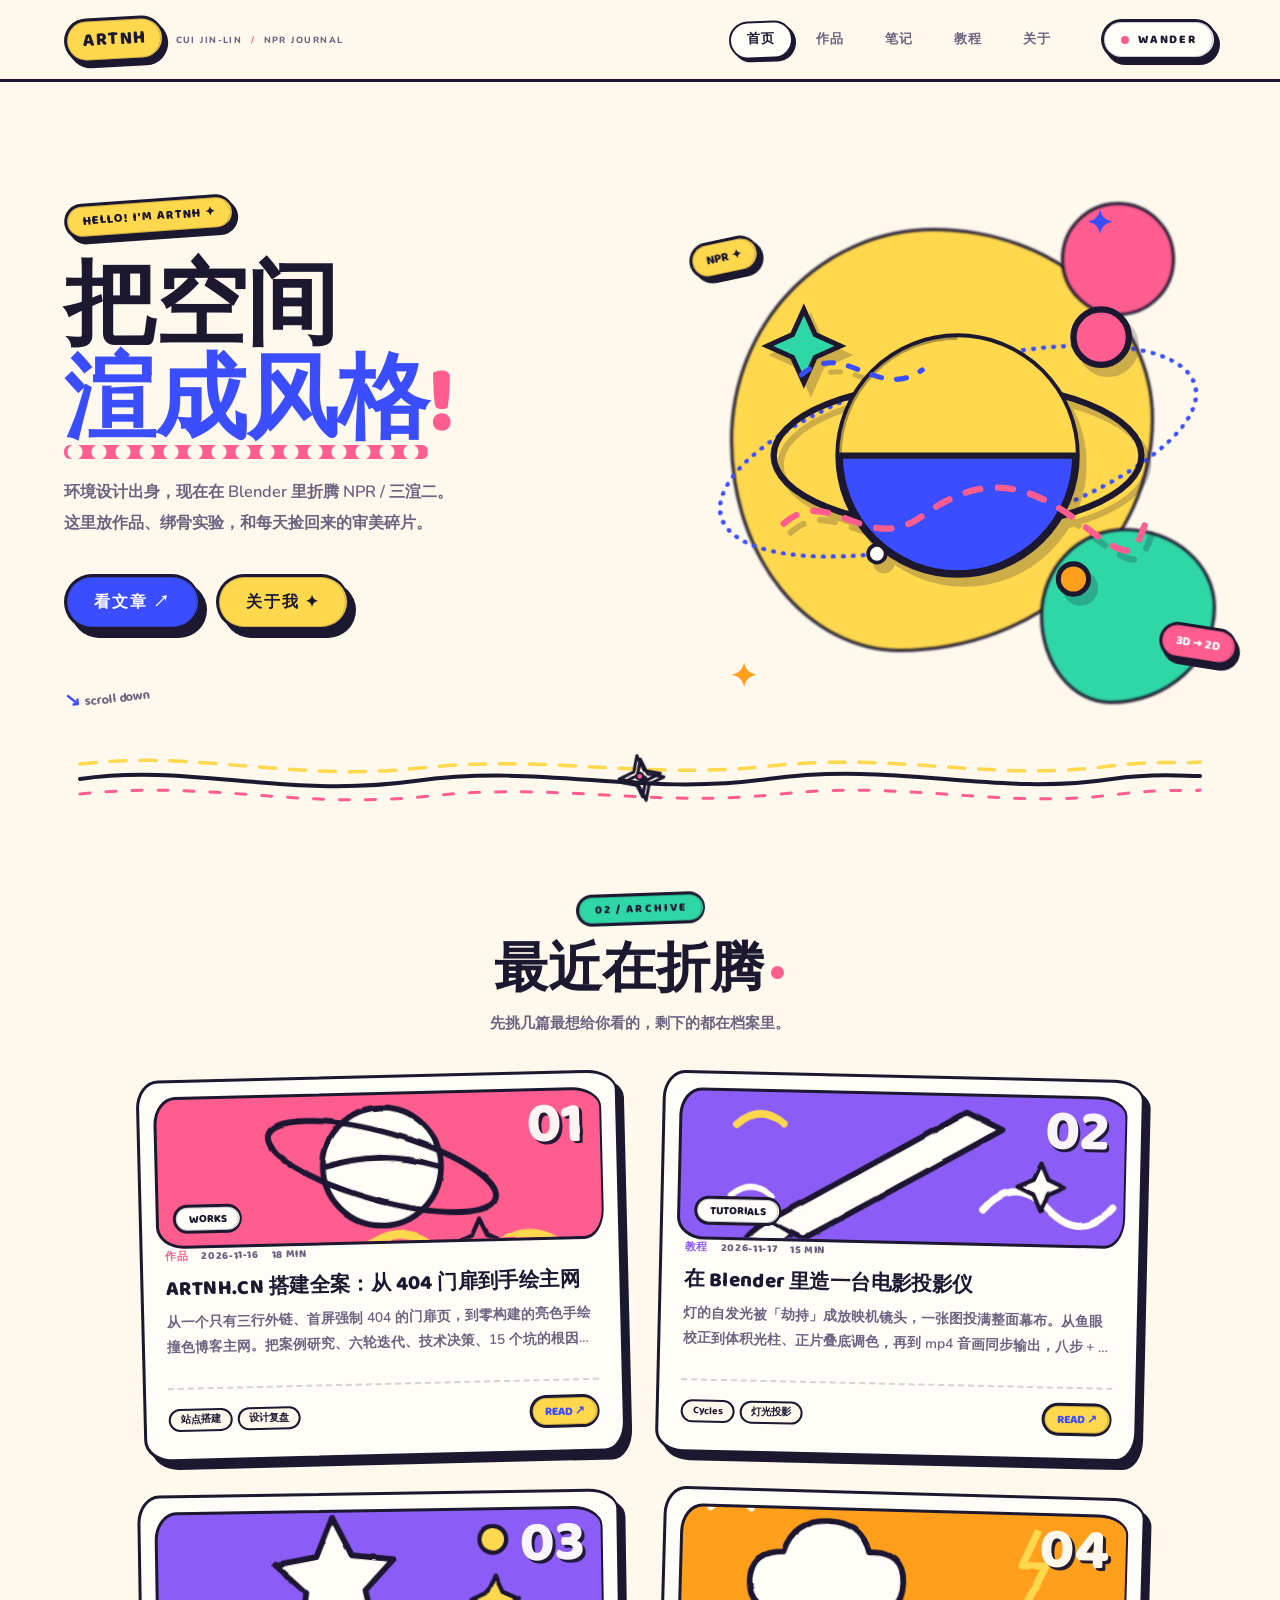
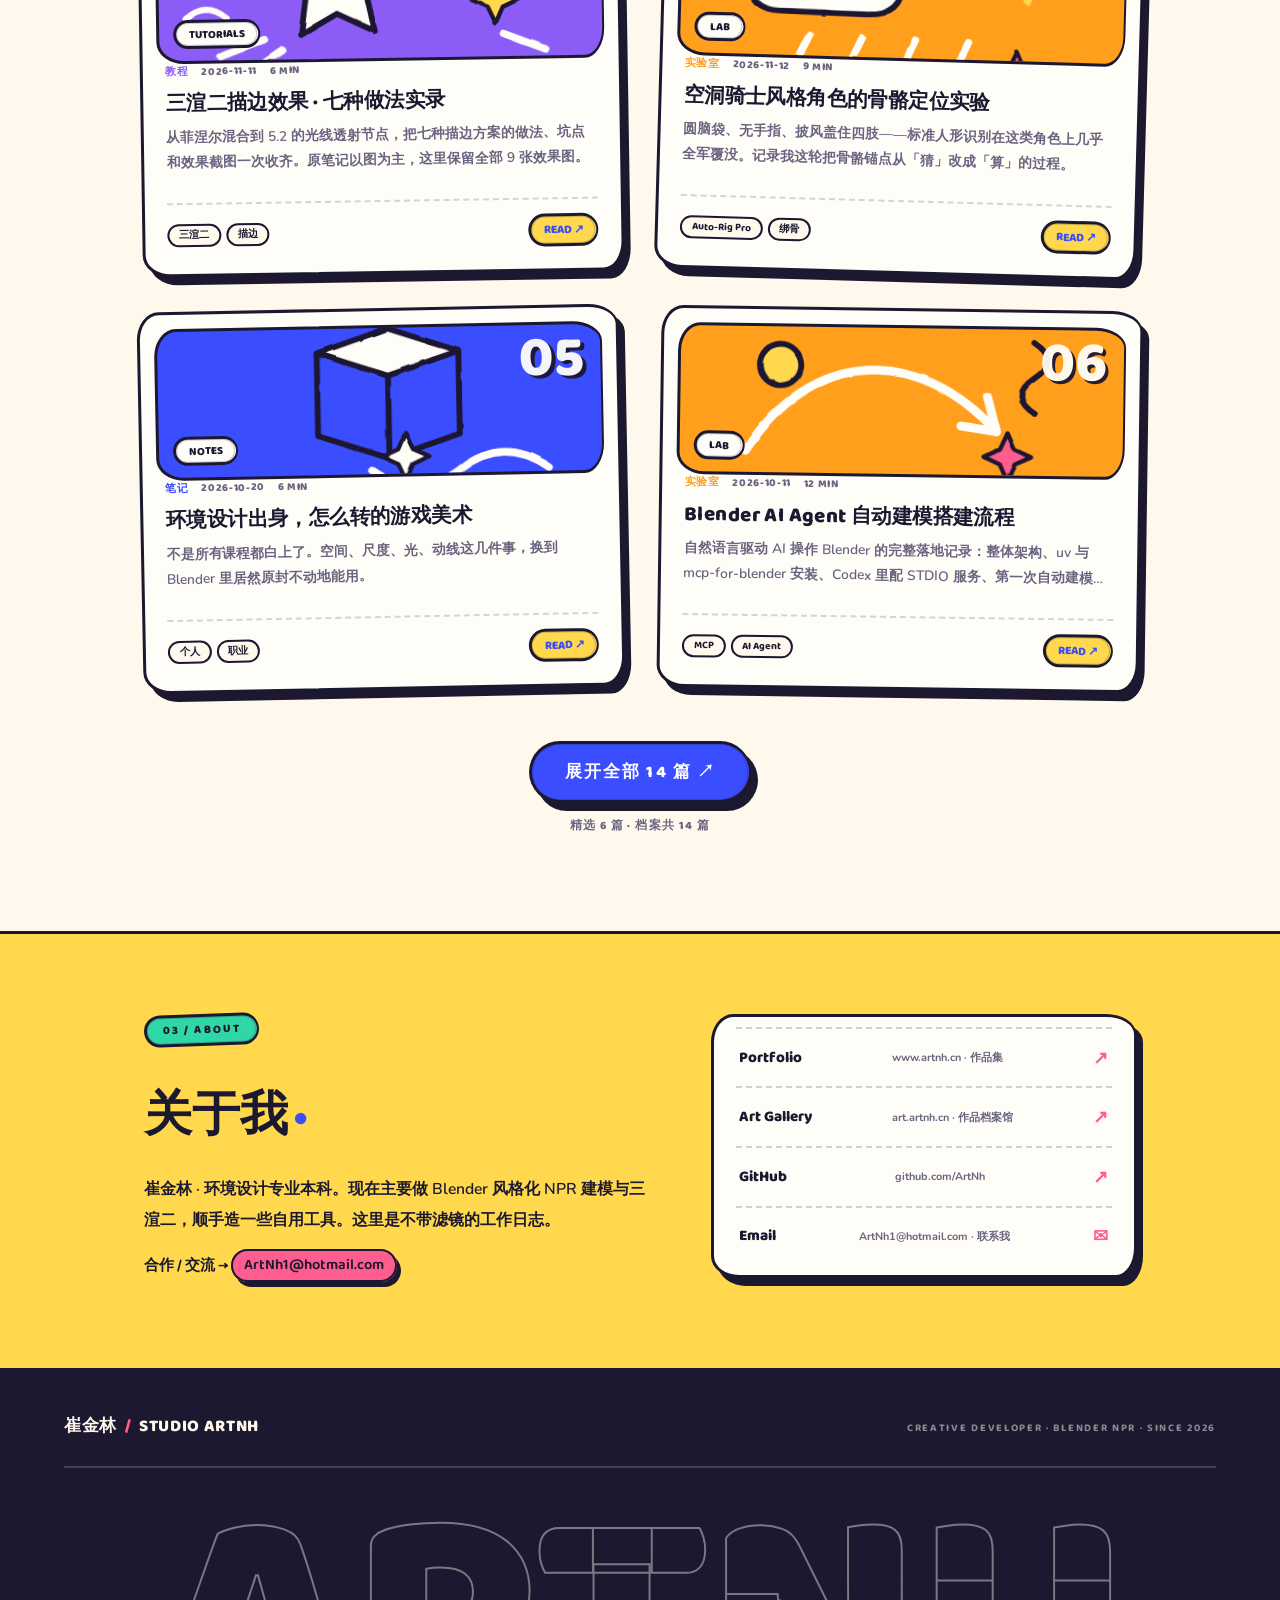
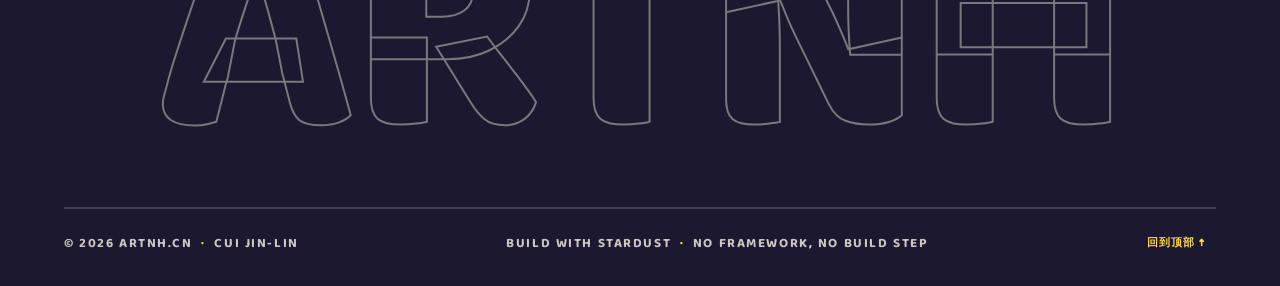
<file: index.html>
<!DOCTYPE html>
<html lang="zh">
<head>
    <meta charset="UTF-8" />
    <meta name="viewport" content="width=device-width, initial-scale=1.0" />
    <title>ARTNH · CUI JIN-LIN</title>
    <meta name="description" content="崔金林 · 空间设计师 · 个人主页" />
    <link rel="icon" type="image/svg+xml" href="favicon.svg?v=2" />
    <link rel="preconnect" href="https://fonts.googleapis.com" />
    <link rel="preconnect" href="https://fonts.gstatic.com" crossorigin />
    <link href="https://fonts.googleapis.com/css2?family=Baloo+2:wght@600;700;800&family=Nunito:wght@400;600;700;800&family=Inter:wght@300;400;500&family=Syncopate:wght@400;700&display=swap" rel="stylesheet" />
    <style>
        *, *::before, *::after {
            margin: 0;
            padding: 0;
            box-sizing: border-box;
        }

        :root {
            --bg:     #0c0d0f; /* 调整为冷调高级暗灰色，减轻整体深色黑暗的压抑感 */
            --fg:     #f0ede8;
            --muted:  #9b9a95; /* 提升灰色文字对比度，保证清晰度与易读性 */
            --accent: #c8b89a;
            --line:   #1c1c1c;
        }

        html, body {
            height: 100%;
            background: var(--bg);
            color: var(--fg);
            font-family: 'Inter', -apple-system, BlinkMacSystemFont, sans-serif;
            font-weight: 300;
            -webkit-font-smoothing: antialiased;
        }

        body {
            display: flex;
            flex-direction: column;
            justify-content: center;
            min-height: 100vh;
            padding: clamp(2.5rem, 10vw, 7rem);
        }

        /* ── Animations ── */
        @keyframes fadeUp {
            from { opacity: 0; transform: translateY(18px); }
            to   { opacity: 1; transform: translateY(0);    }
        }

        .a1 { animation: fadeUp 0.9s 0.00s ease both; }
        .a2 { animation: fadeUp 0.9s 0.15s ease both; }
        .a3 { animation: fadeUp 0.9s 0.28s ease both; }
        .a4 { animation: fadeUp 0.9s 0.42s ease both; }

        /* ── Name ── */
        .name {
            font-size: clamp(2.4rem, 7vw, 4rem);
            font-weight: 300;
            letter-spacing: 0.28em;
            text-transform: uppercase;
            line-height: 1;
            color: var(--fg);
        }

        .name-sub {
            display: block;
            font-size: 0.38em;
            letter-spacing: 0.55em;
            color: var(--muted);
            margin-top: 1em;
            font-weight: 400;
        }

        /* ── Divider ── */
        .divider {
            width: 2.2rem;
            height: 1px;
            background: var(--accent);
            margin: 2.8rem 0;
        }

        /* ── Bio ── */
        .bio {
            font-size: 0.82rem;
            line-height: 2;
            color: var(--muted);
            letter-spacing: 0.03em;
            margin-bottom: 3.2rem;
        }

        /* ── Links ── */
        .links {
            display: flex;
            flex-direction: column;
            max-width: 480px;
        }

        .link-item {
            display: flex;
            align-items: center;
            justify-content: space-between;
            padding: 1.3rem 0;
            border-top: 1px solid var(--line);
            text-decoration: none;
            color: var(--fg);
            transition: color 0.25s;
        }

        .link-item:last-child {
            border-bottom: 1px solid var(--line);
        }

        .link-item:hover {
            color: var(--accent);
        }

        .link-item:hover .arrow {
            transform: translate(5px, -5px);
            color: var(--accent);
        }

        .link-info {
            display: flex;
            flex-direction: column;
            gap: 0.25rem;
        }

        .link-title {
            font-size: 0.85rem;
            font-weight: 400;
            letter-spacing: 0.12em;
            text-transform: uppercase;
        }

        .link-hint {
            font-size: 0.7rem;
            color: var(--muted);
            letter-spacing: 0.04em;
        }

        .arrow {
            font-size: 1rem;
            color: #333;
            transition: transform 0.25s, color 0.25s;
            flex-shrink: 0;
            margin-left: 1rem;
        }

        /* ── Footer ── */
        footer {
            position: fixed;
            bottom: 2rem;
            left: clamp(2.5rem, 10vw, 7rem);
            font-size: 0.6rem;
            letter-spacing: 0.22em;
            color: #252525;
            text-transform: uppercase;
        }

        /* ── Canvas 动态星空最底层定位 ── */
        #space-canvas {
            position: fixed;
            top: 0;
            left: 0;
            width: 100vw;
            height: 100vh;
            z-index: -2;
            pointer-events: none;
        }

        /* ── 404 全屏冷调磨砂模糊覆盖层 ── */
        #error-overlay {
            position: fixed;
            top: 0;
            left: 0;
            width: 100vw;
            height: 100vh;
            z-index: 999;
            background: rgba(12, 13, 15, 0.45); /* 微调为更具透光感的暗灰，减轻压抑感 */
            backdrop-filter: blur(0px);
            -webkit-backdrop-filter: blur(0px);
            opacity: 0;
            pointer-events: none;
            transition: opacity 0.6s cubic-bezier(0.25, 1, 0.5, 1),
                        backdrop-filter 0.6s cubic-bezier(0.25, 1, 0.5, 1);
            display: flex;
            align-items: center;
            justify-content: center;
        }

        #error-overlay.active {
            opacity: 1;
            pointer-events: auto;
            backdrop-filter: blur(25px);
            -webkit-backdrop-filter: blur(25px);
        }

        /* ── 404 卡片容器与 3D 转换 ── */
        .container-404 {
            position: relative;
            z-index: 1000;
            display: flex;
            align-items: center;
            justify-content: center;
            width: 100%;
            height: 100%;
            padding: 20px;
        }

        :root {
            --card-w: 380px;
            --card-h: 540px;
            --glow: rgba(200, 184, 154, 0.04);
        }

        .card-container {
            position: relative;
            width: var(--card-w);
            height: var(--card-h);
            perspective: 1500px;
            max-width: 100%;
            pointer-events: auto;
            animation: fadeUp 1.2s 0.2s cubic-bezier(0.16, 1, 0.3, 1) both;
            transition: opacity 0.8s cubic-bezier(0.25, 1, 0.5, 1),
                        transform 0.8s cubic-bezier(0.25, 1, 0.5, 1);
        }

        @keyframes fadeUp {
            from {
                opacity: 0;
                transform: translateY(18px);
            }
            to {
                opacity: 1;
                transform: translateY(0);
            }
        }

        .card-container.fade-out {
            opacity: 0 !important;
            transform: scale(0.8) rotateY(var(--container-rot, 0deg)) !important;
            pointer-events: none !important;
        }

        .card {
            position: relative;
            width: 100%;
            height: 100%;
            transform-style: preserve-3d;
            transition: transform 0.8s cubic-bezier(0.15, 0.85, 0.35, 1);
        }

        .card-face {
            position: absolute;
            width: 100%;
            height: 100%;
            backface-visibility: hidden;
            -webkit-backface-visibility: hidden;
            border-radius: 24px;
            overflow: hidden;
            display: flex;
            flex-direction: column;
            justify-content: space-between;
            padding: 40px;
            border: 1px solid var(--line);
            box-shadow: 0 30px 60px rgba(0, 0, 0, 0.8),
                        0 0 40px rgba(0, 0, 0, 0.6);
            transition: border-color 0.8s, box-shadow 0.8s;
        }

        .card-front {
            background: rgba(255, 255, 255, 0.01);
            backdrop-filter: blur(25px);
            -webkit-backdrop-filter: blur(25px);
            transform: rotateY(0deg);
        }

        .card-container:hover .card-face {
            border-color: rgba(200, 184, 154, 0.2);
            box-shadow: 0 30px 60px rgba(0, 0, 0, 0.8),
                        0 0 50px var(--glow);
        }

        .card-back {
            background-image:
                linear-gradient(to bottom, rgba(6, 6, 6, 0.5) 0%, rgba(6, 6, 6, 0.93) 100%),
                url('1000104636.jpg');
            background-size: cover;
            background-position: center;
            background-repeat: no-repeat;
            transform: rotateY(180deg);
        }

        .shine-overlay {
            position: absolute;
            top: 0;
            left: 0;
            width: 100%;
            height: 100%;
            pointer-events: none;
            z-index: 5;
            background: radial-gradient(
                circle 240px at var(--shine-x, 50%) var(--shine-y, 50%),
                rgba(200, 184, 154, 0.09) 0%,
                transparent 80%
            );
            mix-blend-mode: screen;
            opacity: 0;
            transition: opacity 0.5s ease;
        }

        .card-container:hover .shine-overlay {
            opacity: 1;
        }

        .card-header {
            display: flex;
            justify-content: space-between;
            align-items: center;
            font-size: 0.65rem;
            letter-spacing: 0.2em;
            text-transform: uppercase;
        }

        .status-badge {
            display: flex;
            align-items: center;
            gap: 6px;
            color: var(--muted);
        }

        .status-badge::before {
            content: '';
            display: inline-block;
            width: 5px;
            height: 5px;
            border-radius: 50%;
            background-color: var(--accent);
            box-shadow: 0 0 8px var(--accent);
        }

        .system-time {
            color: rgba(255, 255, 255, 0.25);
        }

        .card-body {
            flex-grow: 1;
            display: flex;
            flex-direction: column;
            justify-content: center;
            margin-top: -20px;
        }

        .glitch-title {
            font-family: 'Syncopate', sans-serif;
            font-size: 5.2rem;
            font-weight: 700;
            letter-spacing: 0.05em;
            line-height: 1;
            margin-bottom: 25px;
            background: linear-gradient(135deg, var(--fg) 30%, var(--accent) 100%);
            -webkit-background-clip: text;
            background-clip: text;
            -webkit-text-fill-color: transparent;
            position: relative;
        }

        .glitch-sub {
            display: block;
            font-family: 'Syncopate', sans-serif;
            font-size: 0.95rem;
            font-weight: 400;
            letter-spacing: 0.38em;
            text-transform: uppercase;
            color: var(--muted);
            margin-top: 10px;
            -webkit-text-fill-color: var(--muted);
            background: none;
        }

        .scene-title {
            font-size: 1.1rem;
            font-weight: 400;
            letter-spacing: 0.15em;
            color: var(--fg);
            margin-bottom: 16px;
        }

        .scene-desc {
            font-size: 0.82rem;
            line-height: 1.8;
            color: var(--muted);
            letter-spacing: 0.05em;
        }

        .card-back .scene-desc {
            color: #e2e4e9;
        }

        .card-footer {
            display: flex;
            justify-content: center;
        }

        .hover-hint {
            display: flex;
            align-items: center;
            gap: 8px;
            font-size: 0.7rem;
            letter-spacing: 0.1em;
            color: var(--muted);
            opacity: 0.7;
            animation: pulse 2s infinite ease-in-out;
        }

        @keyframes pulse {
            0%, 100% { opacity: 0.4; }
            50% { opacity: 0.9; }
        }

        .hint-icon {
            color: var(--accent);
        }

        .btn {
            padding: 13px 18px;
            border-radius: 30px;
            font-size: 0.78rem;
            font-weight: 400;
            text-align: center;
            text-decoration: none;
            letter-spacing: 0.12em;
            transition: all 0.4s cubic-bezier(0.16, 1, 0.3, 1);
            cursor: pointer;
            position: relative;
            overflow: hidden;
            display: inline-flex;
            align-items: center;
            justify-content: center;
            outline: none;
            border: none;
        }

        .btn span {
            position: relative;
            z-index: 2;
        }

        .btn-capture {
            background-color: var(--accent);
            color: #060606;
            box-shadow: 0 4px 15px rgba(200, 184, 154, 0.15);
        }

        .btn-capture::before {
            content: '';
            position: absolute;
            top: 0;
            left: 0;
            width: 100%;
            height: 100%;
            background: linear-gradient(90deg, transparent, rgba(255, 255, 255, 0.4), transparent);
            transform: translateX(-100%);
            transition: transform 0.6s ease;
            z-index: 1;
        }

        .btn-capture:hover::before {
            transform: translateX(100%);
        }

        .btn-capture:hover {
            transform: translateY(-2px);
            box-shadow: 0 8px 25px rgba(200, 184, 154, 0.3);
            background-color: #d8c8aa;
        }

        /* ── 卡片宇宙微弱漂浮包裹器 ── */
        .card-float-wrapper {
            display: flex;
            align-items: center;
            justify-content: center;
            width: 100%;
            height: 100%;
            pointer-events: none;
            animation: spaceFloat 18s ease-in-out infinite;
        }

        @keyframes spaceFloat {
            0% {
                transform: translateY(0px) translateX(0px) rotate(0deg);
            }
            25% {
                transform: translateY(-4px) translateX(2px) rotate(0.15deg);
            }
            50% {
                transform: translateY(3px) translateX(-2px) rotate(-0.1deg);
            }
            75% {
                transform: translateY(-2px) translateX(1px) rotate(0.05deg);
            }
            100% {
                transform: translateY(0px) translateX(0px) rotate(0deg);
            }
        }

        .earth-link-container {
            margin-top: 20px;
            border-top: 1px solid var(--line);
            border-bottom: 1px solid var(--line);
            width: 100%;
        }

        .earth-link {
            display: flex;
            align-items: center;
            justify-content: space-between;
            padding: 14px 0;
            text-decoration: none;
            color: var(--fg);
            transition: color 0.25s;
            width: 100%;
        }

        .earth-link:hover {
            color: var(--accent);
        }

        .earth-link:hover .earth-arrow {
            transform: translate(4px, -4px);
            color: var(--accent);
        }

        .earth-info {
            display: flex;
            flex-direction: column;
            gap: 3px;
            text-align: left;
        }

        .earth-title {
            font-size: 0.78rem;
            font-weight: 400;
            letter-spacing: 0.12em;
            text-transform: uppercase;
        }

        .earth-hint {
            font-size: 0.65rem;
            color: var(--muted);
            letter-spacing: 0.04em;
        }

        .earth-arrow {
            font-size: 0.85rem;
            color: #888;
            transition: transform 0.25s, color 0.25s;
            flex-shrink: 0;
            margin-left: 10px;
        }


        /* ── 左上角 Wander 链接 ── */
        .wander-corner {
            position: absolute;
            top: 2.5rem;
            left: clamp(2.5rem, 10vw, 7rem);
            z-index: 10;
        }

        .wander-corner a {
            display: inline-flex;
            align-items: center;
            gap: 8px;
            text-decoration: none;
            color: var(--muted);
            font-size: 0.65rem;
            letter-spacing: 0.15em;
            text-transform: uppercase;
            border: 1px solid var(--line);
            padding: 8px 16px;
            border-radius: 20px;
            background: rgba(12, 13, 15, 0.3);
            backdrop-filter: blur(10px);
            -webkit-backdrop-filter: blur(10px);
            transition: all 0.3s ease;
        }

        .wander-corner a:hover {
            color: var(--accent);
            border-color: rgba(200, 184, 154, 0.3);
            background: rgba(200, 184, 154, 0.05);
            transform: translateY(-1px);
        }

        .wander-dot {
            width: 5px;
            height: 5px;
            background-color: var(--accent);
            border-radius: 50%;
            box-shadow: 0 0 6px var(--accent);
            animation: pulse 2s infinite ease-in-out;
        }

        /* ── NASA 全屏探索模式 ── */
        .fullscreen-bg {
            position: fixed;
            top: 0;
            left: 0;
            width: 100vw;
            height: 100vh;
            background-image: url('1000104636.jpg');
            background-size: cover;
            background-position: center;
            background-repeat: no-repeat;
            z-index: 1001;
            opacity: 0;
            pointer-events: none;
            transition: opacity 1.2s cubic-bezier(0.25, 1, 0.5, 1);
        }

        .fullscreen-bg.active {
            opacity: 1;
            pointer-events: auto;
        }

        .nasa-controls {
            position: fixed;
            top: 30px;
            right: 30px;
            z-index: 1002;
            display: flex;
            gap: 15px;
            opacity: 0;
            pointer-events: none;
            transform: translateY(-10px);
            transition: opacity 0.8s cubic-bezier(0.25, 1, 0.5, 1) 0.3s, 
                        transform 0.8s cubic-bezier(0.25, 1, 0.5, 1) 0.3s;
        }

        .nasa-controls.active {
            opacity: 1;
            pointer-events: auto;
            transform: translateY(0);
        }

        .nasa-ctrl-btn {
            background: rgba(6, 6, 6, 0.65);
            border: 1px solid rgba(255, 255, 255, 0.15);
            color: #fff;
            padding: 8px 18px;
            font-size: 0.72rem;
            font-family: 'Inter', sans-serif;
            letter-spacing: 0.1em;
            text-transform: uppercase;
            border-radius: 4px;
            cursor: pointer;
            text-decoration: none;
            display: inline-flex;
            align-items: center;
            transition: all 0.3s ease;
            backdrop-filter: blur(8px);
            -webkit-backdrop-filter: blur(8px);
        }

        .nasa-ctrl-btn:hover {
            background: rgba(200, 184, 154, 0.2);
            border-color: var(--accent);
            color: var(--accent);
        }

        .nasa-ctrl-btn.close-btn {
            background: rgba(200, 184, 154, 0.95);
            color: #060606;
            border-color: var(--accent);
            font-weight: 500;
        }

        .nasa-ctrl-btn.close-btn:hover {
            background: #fff;
            color: #060606;
            border-color: #fff;
        }

        .nasa-panel {
            position: fixed;
            bottom: 50px;
            left: 50px;
            max-width: 480px;
            background: rgba(6, 6, 6, 0.75);
            border-left: 2px solid var(--accent);
            padding: 25px 30px;
            z-index: 1002;
            backdrop-filter: blur(12px);
            -webkit-backdrop-filter: blur(12px);
            box-shadow: 0 20px 50px rgba(0, 0, 0, 0.5);
            border-radius: 0 8px 8px 0;
            opacity: 0;
            pointer-events: none;
            transform: translateY(20px);
            transition: all 0.8s cubic-bezier(0.16, 1, 0.3, 1) 0.2s;
        }

        .nasa-panel.active {
            opacity: 1;
            pointer-events: auto;
            transform: translateY(0);
        }

        .nasa-panel.hidden {
            opacity: 0 !important;
            transform: translateY(15px) !important;
            pointer-events: none !important;
        }

        .nasa-meta {
            font-size: 0.65rem;
            letter-spacing: 0.22em;
            color: var(--accent);
            margin-bottom: 8px;
            font-family: 'Syncopate', sans-serif;
        }

        .nasa-title {
            font-size: 1.05rem;
            font-weight: 400;
            letter-spacing: 0.08em;
            line-height: 1.4;
            color: #fff;
            margin-bottom: 12px;
        }

        .nasa-desc {
            font-size: 0.76rem;
            line-height: 1.8;
            color: #ccc;
            letter-spacing: 0.04em;
            font-weight: 300;
        }

        /* ── 隐藏类与淡出控制 ── */
        #error-overlay.hidden {
            display: none !important;
        }

        /* ── 404 移动端适配 ── */
        @media (max-width: 480px) {
            :root {
                --card-w: 310px;
                --card-h: 470px;
            }

            .card-face {
                padding: 30px 24px;
            }

            .glitch-title {
                font-size: 4.2rem;
                margin-bottom: 15px;
            }

            .scene-title {
                font-size: 0.95rem;
                margin-bottom: 10px;
            }

            .scene-desc {
                font-size: 0.75rem;
                line-height: 1.6;
            }

            .btn {
                padding: 11px 12px;
                font-size: 0.72rem;
            }

            .nasa-panel {
                bottom: 30px;
                left: 20px;
                right: 20px;
                max-width: calc(100% - 40px);
                padding: 20px;
            }

            .nasa-controls {
                top: 20px;
                right: 20px;
                gap: 8px;
            }

            .nasa-ctrl-btn {
                padding: 6px 12px;
                font-size: 0.65rem;
            }

            /* ── 优化移动端 Wander 按钮及主体排布，避免重叠 ── */
            body {
                padding-top: 5.5rem;
                justify-content: flex-start;
            }

            .wander-corner {
                top: 1.5rem;
                left: 1.5rem;
            }

            .wander-corner a {
                padding: 6px 12px;
                font-size: 0.6rem;
                letter-spacing: 0.1em;
            }
        }
        /* ══════════════════════════════════════════════════════════
           BLOG LAYER · 风格化博客主网
           追加于门扉样式之后：覆盖旧主页基础布局，门扉/粒子样式全部保留
           ══════════════════════════════════════════════════════════ */
        :root {
            --gold:   #c8b89a;
            --blue:   #7d8fa8;
            --violet: #b08bb0;
            --teal:   #7fa89b;
            --orange: #d09a6a;
            --edge:      rgba(200, 184, 154, 0.16);
            --edge-soft: rgba(240, 237, 232, 0.075);
            --cn: 'PingFang SC', 'Microsoft YaHei', 'Noto Sans CJK SC', sans-serif;
        }

        [hidden] { display: none !important; }

        html { scroll-behavior: smooth; }
        html, body { font-family: 'Inter', var(--cn); }

        /* 覆盖旧主页的居中 flex 布局 */
        body {
            display: block;
            justify-content: flex-start;
            padding: 0;
            overflow-x: hidden;
        }

        /* 全站氛围层：三色星云微光 + 极淡技术网格 */
        #blog-app::before {
            content: '';
            position: fixed;
            inset: 0;
            z-index: -1;
            pointer-events: none;
            background:
                radial-gradient(ellipse 62% 52% at 80% 6%,  rgba(200,184,154,.055), transparent 70%),
                radial-gradient(ellipse 52% 60% at 6% 76%,  rgba(125,143,168,.05),  transparent 70%),
                radial-gradient(ellipse 44% 44% at 52% 42%, rgba(176,139,176,.035), transparent 70%),
                repeating-linear-gradient(0deg,  rgba(255,255,255,.011) 0 1px, transparent 1px 46px),
                repeating-linear-gradient(90deg, rgba(255,255,255,.011) 0 1px, transparent 1px 46px);
        }

        /* ── Header ── */
        .site-header {
            position: sticky;
            top: 0;
            z-index: 60;
            display: flex;
            align-items: center;
            gap: 2rem;
            height: 74px;
            padding: 0 clamp(1.2rem, 5vw, 4.5rem);
            border-bottom: 1px solid var(--edge-soft);
            background: rgba(12, 13, 15, .74);
            backdrop-filter: blur(18px) saturate(120%);
            -webkit-backdrop-filter: blur(18px) saturate(120%);
        }
        .brand { display: flex; flex-direction: column; gap: 4px; text-decoration: none; flex-shrink: 0; }
        .brand-mark {
            font-family: 'Syncopate', sans-serif; font-weight: 700;
            font-size: 1.02rem; letter-spacing: .24em; color: var(--fg);
        }
        .brand-sub { font-size: .54rem; letter-spacing: .17em; color: var(--muted); text-transform: uppercase; }
        .brand-sub i, .blog-footer i, .art-caption i { color: var(--gold); font-style: normal; padding: 0 4px; }
        .site-nav { display: flex; gap: .3rem; margin-left: auto; }
        .site-nav a {
            font-size: .72rem; letter-spacing: .08em; color: var(--muted);
            text-decoration: none; padding: .45rem .85rem;
            border: 1px solid transparent; border-radius: 2px; transition: .25s;
        }
        .site-nav a:hover, .site-nav a.is-current {
            color: var(--fg); border-color: var(--edge); background: rgba(200,184,154,.05);
        }
        .wander-chip {
            display: inline-flex; align-items: center; gap: 9px; flex-shrink: 0;
            font-family: inherit; font-size: .61rem; letter-spacing: .14em; text-transform: uppercase;
            color: var(--muted); background: rgba(200,184,154,.04);
            border: 1px solid var(--edge); border-radius: 20px;
            padding: .52rem .95rem; cursor: pointer; transition: .3s;
        }
        .wander-chip:hover {
            color: var(--gold); border-color: rgba(200,184,154,.42);
            background: rgba(200,184,154,.08); transform: translateY(-1px);
        }

        /* ── 主体容器 ── */
        .blog-main { max-width: 1440px; margin: 0 auto; padding: 0 clamp(1.2rem, 5vw, 4.5rem); }

        /* ── Hero ── */
        .hero { padding: clamp(3rem, 7vw, 6rem) 0 2.2rem; }
        .hero-grid {
            display: grid; grid-template-columns: 1.15fr .85fr;
            gap: clamp(2rem, 5vw, 5rem); align-items: center;
        }
        .hero-grid > * { min-width: 0; }  /* 防止子项 min-content 撑破单列网格造成横向溢出 */
        .hero-eyebrow {
            display: flex; align-items: center; gap: .7rem; margin-bottom: 1.9rem;
            font-size: .58rem; letter-spacing: .22em; color: var(--muted); text-transform: uppercase;
        }
        .sq { width: 6px; height: 6px; background: var(--gold); transform: rotate(45deg); flex-shrink: 0; }
        .hero-year { margin-left: auto; color: var(--gold); opacity: .75; }
        .hero-title {
            font-size: clamp(2.5rem, 6.2vw, 5.4rem); line-height: 1.14;
            font-weight: 700; letter-spacing: .02em; margin-bottom: 1.7rem;
        }
        .hero-title > span { display: block; }   /* 只作用于两行标题，勿波及内含的 .title-dot */
        .line-solid { color: var(--fg); }
        .line-stroke { color: var(--gold); }
        @supports (-webkit-text-stroke: 1px #000) {
            .line-stroke {
                color: transparent;
                -webkit-text-stroke: 1.5px var(--gold);
                text-shadow: 0 0 34px rgba(200,184,154,.2);
            }
        }
        .title-dot { color: var(--gold); -webkit-text-stroke: 0; }
        .hero-desc { font-size: .82rem; line-height: 2.05; color: var(--muted); letter-spacing: .02em; }
        .hero-stats { display: flex; margin-top: 2.5rem; padding-top: 1.4rem; border-top: 1px solid var(--edge-soft); }
        .stat { padding-right: 2rem; margin-right: 2rem; border-right: 1px solid var(--edge-soft); }
        .stat:last-child { border-right: 0; margin-right: 0; padding-right: 0; }
        .stat-num { display: block; font-family: 'Syncopate', sans-serif; font-size: 1.45rem; color: var(--gold); }
        .stat-label { display: block; margin-top: .35rem; font-size: .55rem; letter-spacing: .16em; color: var(--muted); text-transform: uppercase; }

        /* 纯 CSS 风格化版画 */
        .hero-art { min-width: 0; }
        .art-frame {
            position: relative; aspect-ratio: 1 / 1; overflow: hidden;
            border: 1px solid var(--edge);
            background: linear-gradient(155deg, rgba(24,26,32,.92), rgba(9,10,13,.96));
            clip-path: polygon(0 0, 100% 0, 100% 87%, 87% 100%, 0 100%);
        }
        .art-grid {
            position: absolute; inset: 0; opacity: .55;
            background:
                repeating-linear-gradient(0deg,  rgba(200,184,154,.055) 0 1px, transparent 1px 38px),
                repeating-linear-gradient(90deg, rgba(200,184,154,.055) 0 1px, transparent 1px 38px);
        }
        .art-orb {
            position: absolute; top: 15%; left: 20%; width: 60%; aspect-ratio: 1; border-radius: 50%;
            background: radial-gradient(circle at 34% 28%, rgba(200,184,154,.34), rgba(125,143,168,.13) 46%, transparent 72%);
            box-shadow: inset 0 0 70px rgba(176,139,176,.14);
        }
        .art-slice { position: absolute; transform: skewY(-14deg); }
        .art-slice.s1 { left: -8%; top: 54%; width: 74%; height: 13%; background: rgba(200,184,154,.14); border-top: 1px solid rgba(200,184,154,.3); }
        .art-slice.s2 { left: 12%; top: 66%; width: 96%; height: 8%;  background: rgba(125,143,168,.13); }
        .art-slice.s3 { left: 30%; top: 74%; width: 82%; height: 5%;  background: rgba(176,139,176,.15); }
        .art-ring {
            position: absolute; top: 8%; right: 7%; width: 30%; aspect-ratio: 1;
            border: 1px solid rgba(200,184,154,.3); border-radius: 50%;
        }
        .art-ring::after {
            content: ''; position: absolute; inset: 22%; border: 1px solid rgba(176,139,176,.28); border-radius: 50%;
        }
        .art-label {
            position: absolute; left: 16px; bottom: 18px;
            font-size: .54rem; letter-spacing: .2em; color: var(--gold); text-transform: uppercase;
        }
        .art-index {
            position: absolute; right: 18px; top: 12px;
            font-family: 'Syncopate', sans-serif; font-size: 2.6rem; color: rgba(240,237,232,.1); line-height: 1;
        }
        .art-cross { position: absolute; font-size: .8rem; color: rgba(200,184,154,.45); }
        .art-cross.c1 { left: 12px; top: 10px; }
        .art-cross.c2 { right: 12px; bottom: 26px; }
        .art-caption {
            margin-top: .8rem; font-size: .55rem; letter-spacing: .2em;
            color: var(--muted); text-align: right; text-transform: uppercase;
        }

        .hero-ticker {
            display: flex; margin-top: 2.6rem;
            border-top: 1px solid var(--edge-soft); border-bottom: 1px solid var(--edge-soft);
        }
        .tick {
            flex: 1; min-width: 0; padding: .85rem 1rem; border-right: 1px solid var(--edge-soft);
            font-size: .6rem; letter-spacing: .08em; color: var(--muted);
            white-space: nowrap; overflow: hidden; text-overflow: ellipsis;
        }
        .tick:last-child { border-right: 0; }
        .tick b { color: var(--gold); font-weight: 400; margin-right: .55rem; }

        /* ── 文章档案 ── */
        .feed { padding: 3.4rem 0 4rem; }
        .feed-head {
            display: flex; align-items: flex-end; justify-content: space-between;
            gap: 1.6rem; flex-wrap: wrap; margin-bottom: 1.5rem;
        }
        .feed-title { display: flex; align-items: baseline; gap: 1rem; }
        .feed-index { font-family: 'Syncopate', sans-serif; font-size: .64rem; color: var(--gold); letter-spacing: .1em; }
        .feed-title h2, .about-left h2 { font-size: 1.45rem; font-weight: 500; letter-spacing: .06em; }
        .feed-title em, .about-left em {
            font-style: normal; font-size: .58rem; letter-spacing: .22em;
            color: var(--muted); margin-left: .55rem;
        }
        .feed-count { font-size: .58rem; letter-spacing: .14em; color: var(--muted); }
        .feed-tools { display: flex; gap: .55rem; }
        .search-box {
            display: flex; align-items: center; gap: .5rem; height: 38px; min-width: 240px;
            padding: 0 .8rem; border: 1px solid var(--edge-soft);
            background: rgba(255,255,255,.02); transition: .25s;
        }
        .search-box:focus-within { border-color: rgba(200,184,154,.45); background: rgba(200,184,154,.04); }
        .search-icon { color: var(--gold); font-size: 1.05rem; line-height: 1; }
        .search-box input {
            width: 100%; background: none; border: 0; outline: 0; color: var(--fg);
            font-family: inherit; font-size: .72rem;
        }
        .search-box input::placeholder { color: #62635f; }
        .sort-btn {
            font-family: inherit; font-size: .66rem; letter-spacing: .08em; color: var(--muted);
            background: rgba(255,255,255,.02); border: 1px solid var(--edge-soft);
            padding: 0 .9rem; cursor: pointer; white-space: nowrap; transition: .25s;
        }
        .sort-btn:hover { color: var(--gold); border-color: var(--edge); }

        .filter-row {
            display: flex; gap: .38rem; flex-wrap: wrap;
            margin-bottom: 1.4rem; padding-bottom: 1.2rem; border-bottom: 1px solid var(--edge-soft);
        }
        .chip {
            --c: var(--gold);
            display: inline-flex; align-items: center; gap: .5rem;
            font-family: inherit; font-size: .65rem; letter-spacing: .1em;
            padding: .48rem .9rem; border: 1px solid var(--edge-soft);
            background: transparent; color: var(--muted); cursor: pointer; transition: .25s;
        }
        .chip-dot { width: 5px; height: 5px; border-radius: 50%; background: var(--c); opacity: .75; }
        .chip-n { font-size: .54rem; opacity: .6; }
        .chip:hover { color: var(--fg); border-color: var(--edge); }
        .chip.active { background: var(--c); border-color: var(--c); color: #111214; font-weight: 500; }
        .chip.active .chip-dot { background: #111214; opacity: .55; }
        .chip.active .chip-n { opacity: .7; }

        /* ── 卡片网格（密集铺满） ── */
        .post-grid { display: grid; grid-template-columns: repeat(3, minmax(0, 1fr)); grid-auto-flow: dense; gap: 12px; }
        .post-card {
            --c: var(--gold);
            position: relative; display: flex; flex-direction: column; min-height: 262px;
            background: linear-gradient(160deg, rgba(24,26,31,.84), rgba(13,14,17,.92));
            border: 1px solid var(--edge-soft); overflow: hidden; cursor: pointer;
            text-decoration: none; color: inherit;
            transition: transform .35s cubic-bezier(.2,.8,.2,1), border-color .35s, box-shadow .35s;
        }
        .post-card:hover {
            transform: translateY(-4px); border-color: rgba(200,184,154,.38);
            box-shadow: 0 18px 46px rgba(0,0,0,.5);
        }
        .post-card::after {
            content: ''; position: absolute; top: 0; left: -60%; width: 42%; height: 100%;
            background: linear-gradient(100deg, transparent, rgba(200,184,154,.075), transparent);
            transform: skewX(-18deg); transition: left .7s ease; pointer-events: none;
        }
        .post-card:hover::after { left: 135%; }
        .post-card.featured { grid-column: span 2; }
        .card-visual {
            position: relative; height: 92px; flex-shrink: 0; overflow: hidden;
            border-bottom: 1px solid var(--edge-soft);
            background:
                linear-gradient(115deg, rgba(200,184,154,.12), transparent 62%),
                repeating-linear-gradient(115deg, rgba(255,255,255,.018) 0 1px, transparent 1px 13px);
        }
        .card-visual::after {
            content: ''; position: absolute; top: -58px; right: -26px;
            width: 150px; height: 150px; border: 1px solid var(--c); border-radius: 50%; opacity: .22;
        }
        .card-no {
            position: absolute; left: 14px; bottom: -6px;
            font-family: 'Syncopate', sans-serif; font-size: 2.5rem;
            color: var(--c); opacity: .2; line-height: 1;
        }
        .cv-tag {
            position: absolute; right: 12px; top: 12px;
            font-size: .53rem; letter-spacing: .18em; color: var(--c);
            border: 1px solid currentColor; padding: 3px 8px; text-transform: uppercase;
        }
        .card-body { display: flex; flex-direction: column; flex: 1; padding: 1.05rem 1.15rem 1.1rem; }
        .card-meta {
            display: flex; gap: .8rem; margin-bottom: .7rem;
            font-size: .56rem; letter-spacing: .1em; color: var(--muted); text-transform: uppercase;
        }
        .card-meta .cat { color: var(--c); }
        .card-title { font-size: .98rem; font-weight: 500; line-height: 1.5; letter-spacing: .02em; margin-bottom: .5rem; }
        .post-card.featured .card-title { font-size: 1.18rem; }
        .card-excerpt {
            flex: 1; font-size: .71rem; line-height: 1.75; color: var(--muted);
            display: -webkit-box; -webkit-line-clamp: 2; -webkit-box-orient: vertical; overflow: hidden;
        }
        .card-foot {
            display: flex; align-items: center; justify-content: space-between; gap: .5rem;
            margin-top: 1rem; padding-top: .75rem; border-top: 1px solid var(--edge-soft);
        }
        .card-tags { display: flex; gap: .32rem; flex-wrap: wrap; }
        .card-tags span { font-size: .54rem; color: var(--muted); border: 1px solid var(--edge-soft); padding: 2px 6px; }
        .card-read { font-size: .56rem; color: var(--gold); white-space: nowrap; }

        .empty-state { text-align: center; padding: 5rem 1rem; color: var(--muted); }
        .empty-glyph { font-size: 3rem; color: var(--gold); opacity: .4; line-height: 1; }
        .empty-state p { font-size: .78rem; margin: 1rem 0 1.4rem; }
        .empty-state button {
            font-family: inherit; font-size: .66rem; letter-spacing: .1em; color: var(--gold);
            background: none; border: 1px solid var(--edge); padding: .55rem 1.1rem; cursor: pointer;
        }
        .empty-state button:hover { background: rgba(200,184,154,.07); }

        /* ── 关于 / 外链 ── */
        .about-strip {
            display: grid; grid-template-columns: 1fr 1fr; gap: 3rem;
            padding: 3.4rem 0; border-top: 1px solid var(--edge-soft);
        }
        .about-left h2 { margin: .8rem 0 1.1rem; }
        .about-left p { font-size: .78rem; line-height: 2.05; color: var(--muted); max-width: 34rem; }
        .about-links { display: flex; flex-direction: column; }
        .about-link {
            display: flex; align-items: center; justify-content: space-between; gap: 1rem;
            padding: 1rem .2rem; border-top: 1px solid var(--edge-soft);
            text-decoration: none; color: var(--fg); transition: .25s;
        }
        .about-link:last-child { border-bottom: 1px solid var(--edge-soft); }
        .about-link:hover { color: var(--gold); padding-left: .6rem; }
        .about-link strong { font-size: .8rem; letter-spacing: .1em; font-weight: 400; }
        .about-link small { font-size: .6rem; color: var(--muted); }
        .about-link span { color: var(--gold); }

        .blog-footer {
            display: flex; justify-content: space-between; gap: 1rem; flex-wrap: wrap;
            padding: 1.6rem clamp(1.2rem, 5vw, 4.5rem);
            border-top: 1px solid var(--edge-soft);
            font-size: .56rem; letter-spacing: .14em; color: #62635f; text-transform: uppercase;
        }
        .blog-footer a { color: var(--muted); text-decoration: none; }
        .blog-footer a:hover { color: var(--gold); }

        /* ── 文章阅读层 ── */
        .reader {
            position: fixed; inset: 0; z-index: 200; overflow-y: auto;
            background: rgba(9, 10, 13, .95);
            backdrop-filter: blur(24px); -webkit-backdrop-filter: blur(24px);
            animation: fadeUp .4s ease both;
        }
        .reader-progress { position: fixed; top: 0; left: 0; right: 0; height: 2px; background: rgba(255,255,255,.05); z-index: 5; }
        .reader-progress span { display: block; height: 100%; width: 0; background: linear-gradient(90deg, var(--gold), var(--violet)); transition: width .1s linear; }
        .reader-bar {
            position: sticky; top: 0; z-index: 4; display: flex; align-items: center; gap: 1.2rem;
            padding: 1rem clamp(1.2rem, 5vw, 4.5rem);
            border-bottom: 1px solid var(--edge-soft);
            background: rgba(9,10,13,.86); backdrop-filter: blur(14px); -webkit-backdrop-filter: blur(14px);
        }
        .reader-back, .reader-gate {
            font-family: inherit; font-size: .65rem; letter-spacing: .1em; color: var(--muted);
            background: none; border: 1px solid var(--edge-soft); padding: .5rem .9rem;
            cursor: pointer; transition: .25s;
        }
        .reader-back:hover, .reader-gate:hover { color: var(--gold); border-color: var(--gold); }
        .reader-crumb { margin-left: auto; font-size: .6rem; letter-spacing: .14em; color: var(--muted); }
        .reader-body { max-width: 760px; margin: 0 auto; padding: clamp(3rem, 7vw, 5.5rem) 1.5rem 3rem; }
        .reader-kicker { font-size: .58rem; letter-spacing: .22em; color: var(--gold); text-transform: uppercase; }
        .reader-title { font-size: clamp(1.8rem, 4.4vw, 2.85rem); line-height: 1.35; font-weight: 600; letter-spacing: .02em; margin: .9rem 0 .6rem; }
        .reader-sub { font-size: .88rem; color: var(--muted); line-height: 1.8; }
        .reader-meta {
            display: flex; gap: 1.1rem; flex-wrap: wrap;
            padding: 1.3rem 0; margin: 1.8rem 0 2.6rem;
            border-top: 1px solid var(--edge-soft); border-bottom: 1px solid var(--edge-soft);
            font-size: .6rem; letter-spacing: .12em; color: var(--muted);
        }
        .reader-meta b { color: var(--gold); font-weight: 400; }
        .reader-content { font-size: .92rem; line-height: 2.05; color: #d8d5cf; }
        .reader-content p { margin-bottom: 1.5rem; }
        .reader-content h2 {
            font-size: 1.22rem; font-weight: 500; color: var(--fg); letter-spacing: .03em;
            margin: 2.8rem 0 1rem; padding-left: .9rem; border-left: 2px solid var(--gold);
        }
        .reader-content strong { color: var(--fg); font-weight: 500; }
        .reader-content em { color: var(--gold); font-style: normal; }
        .reader-content ul { margin: 0 0 1.6rem; padding-left: 1.3rem; }
        .reader-content li { margin-bottom: .65rem; }
        .reader-content li::marker { color: var(--gold); }
        .reader-content blockquote {
            margin: 2rem 0; padding: 1.1rem 1.4rem; border-left: 2px solid var(--violet);
            background: rgba(176,139,176,.055); color: var(--fg); font-size: .88rem; line-height: 1.9;
        }
        .reader-content code {
            font-family: ui-monospace, Consolas, monospace; font-size: .82em; color: var(--gold);
            background: rgba(200,184,154,.08); padding: .1rem .35rem;
        }
        .reader-content pre {
            margin: 1.6rem 0; padding: 1.1rem 1.3rem; overflow-x: auto;
            background: rgba(255,255,255,.03); border: 1px solid var(--edge-soft);
            font-size: .77rem; line-height: 1.8; color: var(--blue);
        }
        .reader-content pre code { background: none; padding: 0; color: inherit; }
        .reader-nav { max-width: 760px; margin: 0 auto; padding: 0 1.5rem 5rem; display: grid; grid-template-columns: 1fr 1fr; gap: 12px; }
        .rnav {
            display: flex; flex-direction: column; gap: .5rem; padding: 1.2rem;
            border: 1px solid var(--edge-soft); text-decoration: none; color: var(--fg); transition: .25s;
        }
        .rnav:hover { border-color: var(--gold); background: rgba(200,184,154,.04); }
        .rnav small { font-size: .56rem; letter-spacing: .14em; color: var(--muted); }
        .rnav strong { font-size: .8rem; font-weight: 400; line-height: 1.6; }
        .rnav.next { text-align: right; align-items: flex-end; }

        /* ── 响应式 ── */
        @media (max-width: 1080px) {
            .post-grid { grid-template-columns: repeat(2, minmax(0, 1fr)); }
        }
        @media (max-width: 820px) {
            .site-nav { display: none; }
            .hero-grid { grid-template-columns: 1fr; }
            .hero-art { max-width: 420px; }
            .about-strip { grid-template-columns: 1fr; gap: 2rem; }
            .feed-head { align-items: flex-start; flex-direction: column; }
            .feed-tools { width: 100%; }
            .search-box { flex: 1; min-width: 0; }
        }
        @media (max-width: 560px) {
            .post-grid { grid-template-columns: 1fr; }
            .post-card.featured { grid-column: span 1; }
            .hero-desc { font-size: .76rem; }
            .hero-desc br { display: none; } /* 让长句自然换行，避免被右边缘裁切 */
            .hero-stats { flex-wrap: wrap; row-gap: 1rem; }
            .stat { flex: 1 1 28%; min-width: 0; padding-right: .5rem; margin-right: .5rem; }
            .stat:last-child { padding-right: 0; margin-right: 0; }
            .stat-num { font-size: 1.05rem; }
            .stat-label { font-size: .46rem; letter-spacing: .04em; }
            .hero-art { width: 100%; }
            .art-frame { width: 100%; }
            .hero-ticker { flex-wrap: wrap; }
            .tick { flex: 1 1 50%; border-bottom: 1px solid var(--edge-soft); }
            .filter-row { flex-wrap: nowrap; overflow-x: auto; }
            .chip { white-space: nowrap; }
            .reader-nav { grid-template-columns: 1fr; }
            body { padding-top: 0; } /* 覆盖旧 404 移动端适配里的 5.5rem */
        }
        @media (prefers-reduced-motion: reduce) {
            html { scroll-behavior: auto; }
            .post-card, .post-card::after, .reader { transition: none; animation: none; }
        }
    </style>
    <!-- 亮色动漫撞色主题：后置于内联样式，同名规则覆盖暗色 BLOG LAYER；
         移除这一行即可一键回退到上一版深空主题 -->
    <link rel="stylesheet" href="theme.css?v=20261118a" />
</head>
<body>

    <!-- 全局手绘滤镜：给 SVG 线条加轻微不规则抖动，模拟笔触（只作用于图形，不动文字） -->
    <svg class="svg-defs" aria-hidden="true" focusable="false">
        <defs>
            <filter id="rough" x="-20%" y="-20%" width="140%" height="140%">
                <feTurbulence type="fractalNoise" baseFrequency="0.038" numOctaves="2" seed="9" result="n" />
                <feDisplacementMap in="SourceGraphic" in2="n" scale="2.6" xChannelSelector="R" yChannelSelector="G" />
            </filter>
        </defs>
    </svg>

    <!-- 全局鼠标点击迸发层（pointer-events:none，不拦截任何交互） -->
    <div class="click-layer" id="click-layer" aria-hidden="true"></div>

    <!-- Canvas 动态粒子背景（置于最底层） -->
    <canvas id="space-canvas"></canvas>

    <!-- ══════════════ 博客主网 ══════════════ -->
    <div id="blog-app">

        <header class="site-header">
            <a class="brand" href="#home" id="brand-home" aria-label="回到博客主页顶部">
                <span class="brand-mark">ARTNH</span>
                <span class="brand-sub">CUI JIN-LIN <i>/</i> NPR JOURNAL</span>
            </a>
            <nav class="site-nav" aria-label="主导航">
                <a href="#home" data-nav="home" id="nav-home">首页</a>
                <a href="archive.html?cat=works">作品</a>
                <a href="archive.html?cat=notes">笔记</a>
                <a href="archive.html?cat=tutorials">教程</a>
                <a href="#about" data-nav="about" id="nav-about">关于</a>
            </nav>
            <button class="wander-chip" id="btn-wander-gate" title="进入迷航与邂逅 · 宇宙门扉">
                <span class="wander-dot"></span><span>Wander</span>
            </button>
        </header>

        <main class="blog-main">

            <!-- ── Hero：只留一个焦点 ── -->
            <section class="hero">
                <div class="pop-grid">
                    <div class="pop-copy reveal">
                        <span class="pop-sticker">HELLO! I'M ARTNH ✦</span>
                        <h1 class="pop-title">把空间<br><span class="wobble">渲成风格</span><span class="bang">!</span></h1>
                        <p class="pop-desc">环境设计出身，现在在 Blender 里折腾 <span class="nowrap">NPR / 三渲二</span>。<br>这里放作品、绑骨实验，和每天捡回来的审美碎片。</p>
                        <div class="pop-actions">
                            <a class="btn btn-solid" href="archive.html">看文章 ↗</a>
                            <a class="btn btn-ghost" href="#about" id="btn-about">关于我 ✦</a>
                        </div>
                        <span class="scribble">scroll down</span>
                    </div>

                    <!-- 平涂星球插画：一个有机视觉主角，取代原来的密集版画 -->
                    <div class="hero-stage reveal" aria-hidden="true">
                        <div class="blob blob-1"></div>
                        <div class="blob blob-2"></div>
                        <div class="blob blob-3"></div>
                        <div class="stage-ring"></div>
                        <div class="stage-orb">
                            <svg class="orb-svg" viewBox="0 0 320 320" xmlns="http://www.w3.org/2000/svg">
                                <!-- 轨道：缓慢摆动 -->
                                <ellipse class="orb-track" cx="160" cy="160" rx="146" ry="58" fill="none" stroke="#1B1830" stroke-width="5" />
                                <!-- 星球：呼吸 + 浮动 -->
                                <g class="orb-planet">
                                    <circle cx="160" cy="160" r="94" fill="#3B4EFF" stroke="#1B1830" stroke-width="6" />
                                    <path d="M66 160 A94 94 0 0 1 254 160 Z" fill="#FFD84D" />
                                    <path d="M66 160 H254" stroke="#1B1830" stroke-width="5" />
                                    <path d="M160 66 A94 94 0 0 0 160 254" fill="none" stroke="#1B1830" stroke-width="4" opacity=".35" />
                                    <circle cx="96" cy="238" r="7" fill="#FFFDF8" stroke="#1B1830" stroke-width="3" />
                                </g>
                                <!-- 粉色卫星：绕星球公转 -->
                                <g class="orb-orbit">
                                    <circle class="orb-satellite" cx="274" cy="66" r="22" fill="#FF5D8F" stroke="#1B1830" stroke-width="5" />
                                </g>
                                <path class="orb-star" d="M38 44 l9 20 20 9 -20 9 -9 20 -9-20 -20-9 20-9z" fill="#2FD6A6" stroke="#1B1830" stroke-width="4" />
                                <circle class="orb-dot" cx="252" cy="258" r="12" fill="#FF9F1C" stroke="#1B1830" stroke-width="4" />
                                <!-- 手绘涂鸦线：dash 持续流动，是最容易被看见的「动」 -->
                                <path class="orb-scribble" d="M22 214 C58 182 88 240 132 208 S212 178 258 214 S300 236 312 206" />
                                <path class="orb-scribble orb-scribble-2" d="M36 96 C70 66 96 118 132 92" />
                            </svg>
                        </div>
                        <span class="stage-badge badge-1">NPR ✦</span>
                        <span class="stage-badge badge-2">3D → 2D</span>
                        <span class="stage-star s1">✦</span>
                        <span class="stage-star s2">✦</span>
                    </div>
                </div>
                <!-- 手绘分隔线：墨线主干 + 撞色虚线并行 + 中心星芒，宽度对齐正文 -->
                <div class="hand-divider" aria-hidden="true">
                    <svg viewBox="0 0 1120 96" preserveAspectRatio="none">
                        <path class="hd-gold" d="M0 34 C120 20 210 52 340 38 C470 24 560 50 690 36 C820 22 910 52 1030 36 C1080 30 1110 34 1120 32" />
                        <path class="hd-pink" d="M0 64 C130 50 220 80 350 66 C480 52 570 78 700 64 C830 50 920 80 1040 64 C1090 58 1115 62 1120 60" />
                        <path class="hd-ink" d="M0 49 C110 33 205 69 335 51 C465 33 558 67 688 49 C818 31 912 67 1032 49 C1082 42 1110 47 1120 46" />
                    </svg>
                    <span class="hd-star">
                        <svg viewBox="0 0 60 60">
                            <path d="M30 4 l6 18 18 6 -18 6 -6 18 -6 -18 -18 -6 18 -6z"
                                  fill="#FFD84D" stroke="#1B1830" stroke-width="3.5" stroke-linejoin="round" />
                            <circle cx="30" cy="28" r="4" fill="#FF5D8F" stroke="#1B1830" stroke-width="2.5" />
                        </svg>
                    </span>
                </div>
            </section>

            <!-- ── 文章档案：先露 4 篇精选，展开才给全部 ── -->
            <section class="feed" id="feed">
                <div class="section-head reveal">
                    <span class="section-kicker">02 / ARCHIVE</span>
                    <h2 class="section-title">最近在折腾<span class="dot-accent">●</span></h2>
                    <p class="section-note">先挑几篇最想给你看的，剩下的都在档案里。</p>
                </div>
                <div class="feed-tools" id="feed-tools" hidden>
                    <label class="search-box">
                        <span class="search-icon">⌕</span>
                        <input type="search" id="post-search" placeholder="搜索标题 / 标签 / 摘要" autocomplete="off" />
                    </label>
                    <button class="sort-btn" id="sort-btn" title="切换排序方式">最新 ▾</button>
                </div>
                <div class="filter-row" id="filter-row" hidden></div>
                <div class="post-grid" id="post-grid"></div>
                <div class="empty-state" id="empty-state" hidden>
                    <div class="empty-glyph">∅</div>
                    <p>这个格子里暂时空空的。</p>
                    <button id="empty-reset">清除筛选</button>
                </div>
                <div class="feed-more">
                    <button class="btn btn-solid" id="show-all-btn">展开全部档案 ↗</button>
                    <span class="feed-count" id="feed-count"></span>
                </div>
            </section>

            <!-- ── 关于：满幅亮黄分镜格 ── -->
            <section class="about-strip" id="about">
                <div class="about-inner">
                    <div class="about-left reveal">
                        <span class="section-kicker">03 / ABOUT</span>
                        <h2>关于我<span class="dot-accent">●</span></h2>
                        <p>崔金林 · 环境设计专业本科。现在主要做 Blender 风格化 NPR 建模与三渲二，顺手造一些自用工具。这里是不带滤镜的工作日志。</p>
                        <p class="about-email">合作 / 交流 → <a href="mailto:ArtNh1@hotmail.com">ArtNh1@hotmail.com</a></p>
                    </div>
                    <div class="about-links reveal" id="about-links"></div>
                </div>
            </section>
        </main>

        <div class="blog-footer">
            <div class="footer-top">
                <strong>崔金林 <i>/</i> STUDIO ARTNH</strong>
                <span>CREATIVE DEVELOPER · BLENDER NPR · SINCE 2026</span>
            </div>
            <div class="footer-wordmark" aria-hidden="true">ARTNH</div>
            <div class="footer-bottom">
                <span>© 2026 ARTNH.CN <i>·</i> CUI JIN-LIN</span>
                <span>BUILD WITH STARDUST <i>·</i> NO FRAMEWORK, NO BUILD STEP</span>
                <button class="to-top" id="to-top" type="button">回到顶部 ↑</button>
            </div>
        </div>
    </div>

    <!-- ══════════════ 文章阅读层 ══════════════ -->
    <div id="post-reader" class="reader" hidden>
        <div class="reader-progress"><span id="reader-progress-bar"></span></div>
        <div class="reader-bar">
            <button class="reader-back" id="reader-back">← 返回档案</button>
            <span class="reader-crumb" id="reader-crumb"></span>
            <button class="reader-gate" id="reader-gate" title="唤起宇宙门扉">✧ Wander</button>
        </div>
        <article class="reader-body" id="reader-body"></article>
        <div class="reader-nav" id="reader-nav"></div>
    </div>

    <!-- 404 全屏冷调磨砂模糊覆盖层 -->
    <div id="error-overlay" class="hidden">
        <!-- NASA 全屏星空探索模式容器 -->
        <div class="fullscreen-bg" id="fs-bg"></div>

        <!-- NASA 控制按钮栏 -->
        <div class="nasa-controls" id="fs-controls">
            <button class="nasa-ctrl-btn" id="btn-fs-toggle-info" title="折叠/显示信息卡片">Hide Info</button>
            <a href="1000104636.jpg" download="1000104636.jpg" class="nasa-ctrl-btn" id="btn-fs-download" title="下载高清原图">See Full Image</a>
            <button class="nasa-ctrl-btn close-btn" id="btn-close-fs" title="返回卡片模式">Close</button>
        </div>

        <!-- NASA 左下角生日图信息卡片 -->
        <div class="nasa-panel" id="fs-panel">
            <div class="nasa-meta">ON AUGUST 18 IN 2003</div>
            <h3 class="nasa-title">Asteroid Trail Past Sagittarius Dwarf Irregular Galaxy</h3>
            <p class="nasa-desc">While observing the Sagittarius dwarf irregular galaxy, Hubble captured the trail of a faint asteroid that had drifted across the field of view. The trail is seen as a series of 18 reddish arcs on the right.</p>
        </div>

        <!-- 卡片交互的主区域 -->
        <div class="container-404">
            <!-- 宇宙微弱漂浮层包装器 -->
            <div class="card-float-wrapper">
                <!-- 3D 翻转卡片 -->
                <div class="card-container" id="404-card" role="button" aria-label="交互卡片，请点击或悬停翻转" tabindex="0">
                    <div class="card">
            
                        <!-- 卡片正面：第一幕 迷航 -->
                        <div class="card-face card-front">
                            <!-- 扫光光影层 -->
                            <div class="shine-overlay"></div>
                            
                            <div class="card-header">
                                <div class="status-badge">哎呀 · 迷路啦</div>
                                <div class="system-time">ERR_404</div>
                            </div>
                            <div class="card-body">
                                <div class="glitch-title">
                                    404
                                    <span class="glitch-sub">not found</span>
                                </div>
                                <h2 class="scene-title">这一格，走丢了 ✦</h2>
                                <p class="scene-desc">这条路暂时没画完，星图上也没标。<br>点一下卡片，翻到背面看看。</p>
                            </div>
                            <div class="card-footer">
                                <div class="hover-hint">
                                    <span class="hint-icon">✧</span>
                                    <span class="hint-text">点一下，翻到背面 ✦</span>
                                </div>
                            </div>
                        </div>
            
                        <!-- 卡片背面：第二幕 邂逅 -->
                        <div class="card-face card-back">
                            <!-- 扫光光影层 -->
                            <div class="shine-overlay"></div>
            
                            <div class="card-header">
                                <div class="status-badge">找到你啦！</div>
                                <div class="system-time">COOR_FOUND</div>
                            </div>
                            <div class="card-body">
                                <h2 class="scene-title">又见面啦 ✦</h2>
                                <p class="scene-desc">原来你在这儿。<br>带一张星空走，或者回主页继续逛。</p>
                            </div>
                            <div class="card-footer" style="flex-direction: column; width: 100%;">
                                <button class="btn btn-capture" id="btn-download" title="带一张星空走" style="width: 100%; margin-bottom: 5px;">
                                    <span>带张星空走 ✦</span>
                                </button>
                                <div class="earth-link-container">
                                    <a class="earth-link" id="btn-back-to-earth" href="#home" title="返回主页">
                                        <div class="earth-info">
                                            <span class="earth-title">返回主页</span>
                                            <span class="earth-hint">回到文章档案 · ARTNH</span>
                                        </div>
                                        <span class="earth-arrow">↗</span>
                                    </a>
                                </div>
                            </div>
                        </div>
            
                    </div>
                </div>
            </div>
        </div>
    </div>

    <!-- 文章数据层：用 script 标签加载，双击 index.html（file://）也能跑；
         若改用 fetch + posts.json，本地协议会被 CORS 拦下 -->
    <script src="posts.js?v=20261117a"></script>

    <!-- ── JavaScript：星尘渲染、博客渲染与无刷新单页路由 ── -->
    <script>
        // ── Canvas 动态星空粒子 ──
        const canvas = document.getElementById('space-canvas');
        const ctx = canvas.getContext('2d');

        let width = canvas.width = window.innerWidth;
        let height = canvas.height = window.innerHeight;

        const stars = [];
        // 增加星空粒子上限至 180，丰富星尘背景
        const starCount = Math.min(180, Math.floor((width * height) / 8000)); 

        let mouseX = 0;
        let mouseY = 0;
        let targetMouseX = 0;
        let targetMouseY = 0;

        window.addEventListener('mousemove', (e) => {
            targetMouseX = (e.clientX - width / 2) / (width / 2);
            targetMouseY = (e.clientY - height / 2) / (height / 2);
        });

        window.addEventListener('resize', () => {
            width = canvas.width = window.innerWidth;
            height = canvas.height = window.innerHeight;
            nebulae[0].x = width * 0.35;
            nebulae[0].y = height * 0.4;
            nebulae[1].x = width * 0.65;
            nebulae[1].y = height * 0.6;
            nebulae[2].x = width * 0.5;
            nebulae[2].y = height * 0.3;
        });

        // 渐变星云由双色丰富为三色微光，加入微弱的粉紫调星云，丰富色彩层次
        const nebulae = [
            { x: width * 0.35, y: height * 0.4, r: 400, color: 'rgba(10, 22, 45, 0.18)', vx: 0.04, vy: -0.02 },
            { x: width * 0.65, y: height * 0.6, r: 450, color: 'rgba(25, 20, 15, 0.13)', vx: -0.03, vy: 0.03 },
            { x: width * 0.5, y: height * 0.3, r: 350, color: 'rgba(28, 15, 35, 0.08)', vx: 0.02, vy: 0.02 }
        ];

        // 升级为多层星尘类，支持景深视差
        class Star {
            constructor() {
                this.reset();
                this.y = Math.random() * height;
            }

            reset() {
                this.x = Math.random() * width;
                this.y = Math.random() * height;
                // depth 越小，星子越远、越暗、越小、越静止
                this.depth = Math.random() * 0.8 + 0.2; 
                
                this.size = this.depth * (Math.random() * 0.7 + 0.2); 
                this.speedX = (Math.random() - 0.5) * 0.015 * this.depth;
                this.speedY = (Math.random() - 0.5) * 0.015 * this.depth; 
                this.alpha = Math.random() * 0.3 + 0.1 * this.depth;
                this.flickerSpeed = (Math.random() * 0.005 + 0.001) * this.depth;
                this.flickerDir = Math.random() > 0.5 ? 1 : -1;
                this.pullX = 0;
                this.pullY = 0;
            }

            update() {
                // 仅中近景星子对鼠标引力有偏折反应
                if (this.depth > 0.45 && (targetMouseX !== 0 || targetMouseY !== 0)) {
                    const mx = (targetMouseX * (width / 2)) + (width / 2);
                    const my = (targetMouseY * (height / 2)) + (height / 2);
                    const dx = mx - this.x;
                    const dy = my - this.y;
                    const dist = Math.sqrt(dx * dx + dy * dy);
                    
                    if (dist < 300) {
                        const force = ((300 - dist) / 450000) * (this.depth - 0.4);
                        this.pullX += dx * force;
                        this.pullY += dy * force;
                    }
                }

                this.pullX *= 0.95;
                this.pullY *= 0.95;

                this.y += this.speedY + this.pullY;
                this.x += this.speedX + this.pullX;

                this.alpha += this.flickerSpeed * this.flickerDir;
                if (this.alpha >= 0.7 * this.depth) {
                    this.alpha = 0.7 * this.depth;
                    this.flickerDir = -1;
                } else if (this.alpha <= 0.05) {
                    this.alpha = 0.05;
                    this.flickerDir = 1;
                }

                if (this.y < 0 || this.y > height || this.x < 0 || this.x > width) {
                    this.reset();
                    if (Math.random() > 0.5) {
                        this.x = Math.random() > 0.5 ? 0 : width;
                        this.y = Math.random() * height;
                    } else {
                        this.x = Math.random() * width;
                        this.y = Math.random() > 0.5 ? 0 : height;
                    }
                }
            }

            draw() {
                // 视差偏移随深度增加而减小
                const offsetX = mouseX * this.size * 2 * this.depth;
                const offsetY = mouseY * this.size * 2 * this.depth;

                ctx.fillStyle = `rgba(240, 237, 232, ${this.alpha})`;
                ctx.beginPath();
                ctx.arc(this.x + offsetX, this.y + offsetY, this.size, 0, Math.PI * 2);
                ctx.fill();
            }
        }

        // 新增流星特写系统，极细、高雅的沙金色微光划落
        class Meteor {
            constructor() {
                this.reset();
            }

            reset() {
                this.active = false;
                this.x = 0;
                this.y = 0;
                this.speedX = 0;
                this.speedY = 0;
                this.length = 0;
                this.alpha = 0;
                this.thickness = 0;
            }

            trigger() {
                this.active = true;
                this.x = Math.random() * width * 0.6;
                this.y = Math.random() * height * 0.3;
                const angle = (Math.random() * 15 + 35) * Math.PI / 180; // 35到50度倾斜角
                const speed = Math.random() * 8 + 6;
                this.speedX = speed * Math.cos(angle);
                this.speedY = speed * Math.sin(angle);
                this.length = Math.random() * 80 + 40;
                this.alpha = Math.random() * 0.5 + 0.3;
                this.thickness = Math.random() * 0.6 + 0.4;
            }

            update() {
                if (!this.active) return;
                this.x += this.speedX;
                this.y += this.speedY;
                this.alpha -= 0.012; // 逐渐变淡消逝
                if (this.alpha <= 0 || this.y > height || this.x > width) {
                    this.active = false;
                }
            }

            draw() {
                if (!this.active) return;
                ctx.save();
                ctx.strokeStyle = `rgba(200, 184, 154, ${this.alpha})`;
                ctx.lineWidth = this.thickness;
                ctx.beginPath();
                ctx.moveTo(this.x, this.y);
                ctx.lineTo(this.x - this.speedX * 3, this.y - this.speedY * 3);
                ctx.stroke();
                ctx.restore();
            }
        }

        for (let i = 0; i < starCount; i++) {
            stars.push(new Star());
        }

        const meteor = new Meteor();
        let framesSinceLastMeteor = 0;

        function animate() {
            mouseX += (targetMouseX - mouseX) * 0.05;
            mouseY += (targetMouseY - mouseY) * 0.05;

            ctx.fillStyle = '#0c0d0f'; // 与 --bg 变量一致的高级暗灰
            ctx.fillRect(0, 0, width, height);

            nebulae.forEach(n => {
                n.x += n.vx;
                n.y += n.vy;
                if (n.x < width * 0.1 || n.x > width * 0.9) n.vx *= -1;
                if (n.y < height * 0.1 || n.y > height * 0.9) n.vy *= -1;

                const nox = n.x + mouseX * 25;
                const noy = n.y + mouseY * 25;

                const grad = ctx.createRadialGradient(nox, noy, 10, nox, noy, n.r);
                grad.addColorStop(0, n.color);
                grad.addColorStop(1, 'rgba(6, 6, 6, 0)');
                
                ctx.fillStyle = grad;
                ctx.beginPath();
                ctx.arc(nox, noy, n.r, 0, Math.PI * 2);
                ctx.fill();
            });

            stars.forEach(star => {
                star.update();
                star.draw();
            });

            // 定时以极小概率渲染划过夜空的流星，每 8~15 秒一次
            framesSinceLastMeteor++;
            if (!meteor.active && framesSinceLastMeteor > 300 && Math.random() < 0.005) {
                meteor.trigger();
                framesSinceLastMeteor = 0;
            }
            meteor.update();
            meteor.draw();

            requestAnimationFrame(animate);
        }

        // 性能根治：亮色主题下不启动星尘循环。
        // 180 粒子 + 每帧多次全屏径向渐变是彩蛋卡顿的主因，而 canvas 在亮色主题里
        // 只有 .09 透明度、肉眼几乎不可见。移除 theme.css 的 <link> 即自动恢复暗色动画。
        const LIGHT_THEME_ON = !!document.querySelector('link[href*="theme.css"]');
        if (!LIGHT_THEME_ON) animate();


        // ── 3D 偏斜与光影扫光 ──
        const cardContainer = document.getElementById('404-card');
        const card = cardContainer.querySelector('.card');
        const fsBg = document.getElementById('fs-bg');
        const fsControls = document.getElementById('fs-controls');
        const fsPanel = document.getElementById('fs-panel');
        const btnDownload = document.getElementById('btn-download');
        
        let isFlipped = false;
        let isHovered = false;

        let globalMouseX = window.innerWidth / 2;
        let globalMouseY = window.innerHeight / 2;

        window.addEventListener('mousemove', (e) => {
            globalMouseX = e.clientX;
            globalMouseY = e.clientY;
            // 亮色主题不做 3D 倾斜：省掉全局 mousemove 重算，也去掉旧资产的歪斜感
            if (!LIGHT_THEME_ON && !fsBg.classList.contains('active')) {
                updateCardRotation(e);
            }
        });

        cardContainer.addEventListener('mouseenter', () => {
            isHovered = true;
            card.style.transition = 'transform 0.15s cubic-bezier(0.25, 1, 0.5, 1)';
        });

        cardContainer.addEventListener('mouseleave', () => {
            isHovered = false;
            card.style.transition = 'transform 0.8s cubic-bezier(0.15, 0.85, 0.35, 1)';
            card.querySelectorAll('.shine-overlay').forEach(shine => {
                shine.style.opacity = '0';
            });
            if (!LIGHT_THEME_ON) updateCardRotation();
        });

        cardContainer.addEventListener('mousemove', (e) => {
            if (LIGHT_THEME_ON) return;   // 亮色主题没有扫光层，跳过全部逐帧 DOM 写入
            if (!isHovered) return;
            const rect = cardContainer.getBoundingClientRect();
            const localX = e.clientX - rect.left;
            const localY = e.clientY - rect.top;
            const px = (localX / rect.width) * 100;
            const py = (localY / rect.height) * 100;
            
            card.querySelectorAll('.shine-overlay').forEach(shine => {
                shine.style.opacity = '1';
                shine.style.setProperty('--shine-x', `${px}%`);
                shine.style.setProperty('--shine-y', `${py}%`);
            });
        });

        cardContainer.addEventListener('keydown', (e) => {
            if (e.key === 'Enter' || e.key === ' ') {
                e.preventDefault();
                toggleFlip();
            }
        });

        cardContainer.addEventListener('click', (e) => {
            const path = e.composedPath();
            const isBtn = path.some(el => 
                el.tagName === 'A' || 
                el.tagName === 'BUTTON' || 
                (el.classList && (
                    el.classList.contains('btn') || 
                    el.classList.contains('earth-link') || 
                    el.classList.contains('nasa-ctrl-btn')
                ))
            );
            if (isBtn) return;
            toggleFlip(e);
        });

        function toggleFlip(e) {
            isFlipped = !isFlipped;
            if (isFlipped) {
                cardContainer.classList.add('is-flipped');
            } else {
                cardContainer.classList.remove('is-flipped');
            }
            updateCardRotation(e);
        }

        function updateCardRotation(e) {
            // 亮色主题：只做干净的 Y 轴翻牌，不叠加 3D 倾斜
            if (LIGHT_THEME_ON) {
                card.style.transform = isFlipped ? 'rotateY(180deg)' : 'rotateY(0deg)';
                return;
            }
            const rect = cardContainer.getBoundingClientRect();
            const cardW = rect.width;
            const cardH = rect.height;
            const cardCenterX = rect.left + cardW / 2;
            const cardCenterY = rect.top + cardH / 2;
            
            let tiltX = 0;
            let tiltY = 0;
            const showBack = isFlipped;
            
            if (isHovered && e) {
                const localX = e.clientX - rect.left;
                const localY = e.clientY - rect.top;
                const px = (localX / cardW) - 0.5;
                const py = (localY / cardH) - 0.5;
                const maxTilt = 6;
                tiltX = px * maxTilt;
                tiltY = -py * maxTilt;
            } else {
                const winW = window.innerWidth;
                const winH = window.innerHeight;
                const gpx = (globalMouseX - cardCenterX) / (winW / 2);
                const gpy = (globalMouseY - cardCenterY) / (winH / 2);
                const clampedGPX = Math.max(-1, Math.min(1, gpx));
                const clampedGPY = Math.max(-1, Math.min(1, gpy));
                const maxGlobalTilt = 2.5; 
                tiltX = clampedGPX * maxGlobalTilt;
                tiltY = -clampedGPY * maxGlobalTilt;
            }
            
            if (showBack) {
                card.style.transform = `rotateY(${180 + tiltX}deg) rotateX(${-tiltY}deg)`;
            } else {
                card.style.transform = `rotateY(${tiltX}deg) rotateX(${tiltY}deg)`;
            }
        }


        // ── 捕获星空全屏切换 ──
        btnDownload.addEventListener('click', (e) => {
            e.preventDefault();
            e.stopPropagation();

            const showBack = isHovered || isFlipped;
            const currentRot = showBack ? '180deg' : '0deg';
            cardContainer.style.setProperty('--container-rot', currentRot);

            cardContainer.classList.add('fade-out');
            fsBg.classList.add('active');
            fsControls.classList.add('active');
            fsPanel.classList.add('active');
        });

        const btnCloseFs = document.getElementById('btn-close-fs');
        btnCloseFs.addEventListener('click', (e) => {
            e.stopPropagation();
            fsBg.classList.remove('active');
            fsControls.classList.remove('active');
            fsPanel.classList.remove('active');
            cardContainer.classList.remove('fade-out');
        });

        const btnToggleInfo = document.getElementById('btn-fs-toggle-info');
        btnToggleInfo.addEventListener('click', (e) => {
            e.stopPropagation();
            if (fsPanel.classList.contains('hidden')) {
                fsPanel.classList.remove('hidden');
                btnToggleInfo.textContent = 'Hide Info';
            } else {
                fsPanel.classList.add('hidden');
                btnToggleInfo.textContent = 'Show Info';
            }
        });

        // ── See Full Image 强制下载 ──
        const btnFsDownload = document.getElementById('btn-fs-download');
        btnFsDownload.addEventListener('click', (e) => {
            const url = btnFsDownload.getAttribute('href');
            if (window.location.protocol === 'file:') {
                console.log("检测到本地运行环境，使用原生浏览器下载/预览逻辑");
                return;
            }

            e.preventDefault();
            const originalText = btnFsDownload.textContent;
            btnFsDownload.textContent = 'Downloading...';
            btnFsDownload.style.pointerEvents = 'none';
            btnFsDownload.style.opacity = '0.6';

            fetch(url)
                .then(res => {
                    if (!res.ok) throw new Error('Network response was not ok');
                    return res.blob();
                })
                .then(blob => {
                    const a = document.createElement('a');
                    a.href = URL.createObjectURL(blob);
                    a.download = 'Hubble_Sagittarius_Dwarf_Galaxy.jpg';
                    document.body.appendChild(a);
                    a.click();
                    document.body.removeChild(a);
                    URL.revokeObjectURL(a.href);
                })
                .catch(err => {
                    console.error("下载失败，回退到原生下载逻辑", err);
                    const tempLink = document.createElement('a');
                    tempLink.href = url;
                    tempLink.download = 'Hubble_Sagittarius_Dwarf_Galaxy.jpg';
                    tempLink.style.display = 'none';
                    document.body.appendChild(tempLink);
                    tempLink.click();
                    document.body.removeChild(tempLink);
                })
                .finally(() => {
                    btnFsDownload.textContent = originalText;
                    btnFsDownload.style.pointerEvents = 'auto';
                    btnFsDownload.style.opacity = '1';
                });
        });


        // ══════════════════════════════════════════════════
        //  BLOG ENGINE · 零构建静态渲染
        // ══════════════════════════════════════════════════
        const POSTS = window.BLOG_POSTS || [];
        const META  = window.BLOG_META  || { categories: [], links: [] };
        const CATS  = META.categories;
        const catById = Object.fromEntries(CATS.map(c => [c.id, c]));
        const $ = (id) => document.getElementById(id);
        const esc = (s) => String(s == null ? '' : s).replace(/[&<>"']/g,
            ch => ({ '&':'&amp;', '<':'&lt;', '>':'&gt;', '"':'&quot;', "'":'&#39;' }[ch]));
        const catOf = (p) => catById[p.category] || CATS[0] || { label:'未分类', en:'OTHER', color:'#c8b89a' };

        let activeCat = 'all';
        let query = '';
        let sortDesc = true;
        let showAll = false;                 // 首页只露精选，展开后才给全部 + 筛选工具

        /* ── 滚动入场（静态元素；卡片另用纯 CSS stagger，避免与 hover transform 打架） ── */
        function initReveal() {
            const nodes = document.querySelectorAll('.reveal');
            if (!('IntersectionObserver' in window)) {
                nodes.forEach(n => n.classList.add('in'));
                return;
            }
            const io = new IntersectionObserver((entries) => {
                entries.forEach(en => {
                    if (en.isIntersecting) { en.target.classList.add('in'); io.unobserve(en.target); }
                });
            }, { threshold: 0.12, rootMargin: '0px 0px -40px 0px' });
            nodes.forEach(n => io.observe(n));
        }

        /* ── slug 命名规则守卫（2026-11-18 铁律）─────────────────
           文章态 hash 是全站唯一深链：#post/<slug>，slug 必须匹配
           /^[a-z0-9]+(-[a-z0-9]+)*$/ —— 纯小写字母/数字、连字符分段、
           不许下划线/中文/大写/首尾连字符。违规者控制台报错（开发期），
           新文章在 posts.js 里照现有 slug 风格命名即可。 ── */
        (() => {
            const SLUG_RE = /^[a-z0-9]+(-[a-z0-9]+)*$/;
            POSTS.forEach(p => {
                if (!SLUG_RE.test(p.slug)) {
                    console.error('[slug 规范违规]', p.slug,
                        '—— 必须是纯小写-连字符（如 blender-movie-projector），',
                        '否则 #post/ 深链无法稳定分享。');
                }
            });
            const dup = POSTS.map(p => p.slug).filter((s, i, a) => a.indexOf(s) !== i);
            if (dup.length) console.error('[slug 重复]', dup);
        })();

        /* ── 分类筛选 ── */
        function renderFilters() {
            $('filter-row').innerHTML = CATS.map(c => {
                const n = c.id === 'all' ? POSTS.length : POSTS.filter(p => p.category === c.id).length;
                return `<button class="chip${activeCat === c.id ? ' active' : ''}" data-cat="${c.id}" style="--c:${c.color}">
                    <span class="chip-dot"></span>${esc(c.label)}<span class="chip-n">${String(n).padStart(2,'0')}</span></button>`;
            }).join('');
            $('filter-row').querySelectorAll('.chip').forEach(btn => {
                btn.addEventListener('click', () => {
                    activeCat = btn.dataset.cat;
                    renderFilters();
                    renderPosts();
                });
            });
        }

        /* ── 文章网格：默认精选 4~6 篇，展开才给全部 ── */
        function visiblePosts() {
            const q = query.trim().toLowerCase();
            const picked = META.picked || [];
            const list = POSTS.filter(p => {
                if (!showAll && !picked.includes(p.slug)) return false;   // 首屏做减法
                if (activeCat !== 'all' && p.category !== activeCat) return false;
                if (!q) return true;
                return [p.title, p.subtitle, p.excerpt, ...(p.tags || [])].join(' ').toLowerCase().includes(q);
            });
            if (!showAll) {
                // 首页精选按 picked 数组顺序摆座次（策展排序，日期只管档案页）
                return list.sort((a, b) => picked.indexOf(a.slug) - picked.indexOf(b.slug));
            }
            return list.sort((a, b) => sortDesc ? b.date.localeCompare(a.date) : a.date.localeCompare(b.date));
        }

        /* ── 手绘封面：6 套基础图案 + 按 slug 派生的镜像 / 旋转 / 点缀，保证每篇都不同 ── */
        const INK = '#1B1830', PAPER = '#FFFDF8', GOLD = '#FFD84D';
        const COVER_BASE = [
            // 0 · 涂鸦星球
            `<circle cx="148" cy="74" r="40" fill="${PAPER}" stroke="${INK}" stroke-width="4"/>
             <path d="M110 74 q38 -12 76 0" fill="none" stroke="${INK}" stroke-width="4" stroke-linecap="round"/>
             <ellipse cx="148" cy="74" rx="80" ry="23" fill="none" stroke="${INK}" stroke-width="4" transform="rotate(-16 148 74)"/>
             <path d="M26 128 q22 -16 44 0 t44 0 t44 0" fill="none" stroke="${GOLD}" stroke-width="6" stroke-linecap="round"/>`,
            // 1 · 笔刷与波浪
            `<path d="M58 110 L194 38 l24 12 -136 72 z" fill="${PAPER}" stroke="${INK}" stroke-width="4" stroke-linejoin="round"/>
             <path d="M58 110 q-16 8 -22 24 q24 -2 38 -14" fill="${PAPER}" stroke="${INK}" stroke-width="4"/>
             <path d="M204 104 q22 -24 44 0 t44 0" fill="none" stroke="${PAPER}" stroke-width="5" stroke-linecap="round"/>
             <path d="M38 44 q16 -14 32 0" fill="none" stroke="${GOLD}" stroke-width="5" stroke-linecap="round"/>`,
            // 2 · 星星群与放射线
            `<path d="M120 28 l12 26 28 4 -20 20 5 28 -25 -13 -25 13 5 -28 -20 -20 28 -4z" fill="${PAPER}" stroke="${INK}" stroke-width="4" stroke-linejoin="round"/>
             <path d="M40 118 l30 -10 M52 134 l30 -18 M232 112 l28 12" fill="none" stroke="${PAPER}" stroke-width="5" stroke-linecap="round"/>
             <circle cx="228" cy="48" r="9" fill="${GOLD}" stroke="${INK}" stroke-width="3"/>`,
            // 3 · 云朵与雨点
            `<path d="M68 96 q-22 0 -22 -20 q0 -20 22 -20 q6 -22 30 -22 q22 0 28 20 q24 -2 24 20 q0 22 -24 22 z" fill="${PAPER}" stroke="${INK}" stroke-width="4" stroke-linejoin="round"/>
             <path d="M88 112 l-8 18 M124 112 l-8 18 M160 112 l-8 18 M196 112 l-8 18" fill="none" stroke="${PAPER}" stroke-width="5" stroke-linecap="round"/>
             <path d="M240 34 l-10 24 h16 l-12 26" fill="none" stroke="${GOLD}" stroke-width="5" stroke-linejoin="round"/>`,
            // 4 · 手绘立方体
            `<path d="M96 42 l48 -16 48 16 -48 16 z" fill="${PAPER}" stroke="${INK}" stroke-width="4" stroke-linejoin="round"/>
             <path d="M96 42 v56 l48 16 v-56 M192 42 v56 l-48 16" fill="none" stroke="${INK}" stroke-width="4" stroke-linejoin="round"/>
             <path d="M36 122 q30 -22 60 0 t60 0" fill="none" stroke="${PAPER}" stroke-width="5" stroke-linecap="round"/>`,
            // 5 · 箭头与圈圈
            `<path d="M44 108 C90 38 162 38 214 96" fill="none" stroke="${PAPER}" stroke-width="6" stroke-linecap="round"/>
             <path d="M214 96 l-24 -4 M214 96 l-6 -24" fill="none" stroke="${PAPER}" stroke-width="6" stroke-linecap="round"/>
             <circle cx="68" cy="50" r="14" fill="${GOLD}" stroke="${INK}" stroke-width="4"/>
             <path d="M240 36 q18 12 0 24 q-18 12 0 24" fill="none" stroke="${INK}" stroke-width="4" stroke-linecap="round"/>`
        ];
        function coverFor(p, i) {
            const seed = [...(p.slug || '')].reduce((a, ch) => a + ch.charCodeAt(0), 0);
            const mirror = seed % 2 ? 'translate(300 0) scale(-1 1)' : '';
            const tilt = (seed % 5) - 2;
            const sx = 34 + (seed * 7) % 232;
            const sy = 20 + (seed * 11) % 100;
            const dot = [GOLD, PAPER, '#FF5D8F'][seed % 3];
            return `<g transform="${mirror} rotate(${tilt} 150 75)">${COVER_BASE[i % COVER_BASE.length]}</g>
                <path d="M${sx} ${sy} l5 11 11 5 -11 5 -5 11 -5-11 -11-5 11-5z"
                      fill="${dot}" stroke="${INK}" stroke-width="3" stroke-linejoin="round"/>
                <path d="M${(sx + 40) % 250} ${(sy + 26) % 118} q14 -12 28 0"
                      fill="none" stroke="${PAPER}" stroke-width="4" stroke-linecap="round"/>`;
        }

        function renderPosts() {
            const list = visiblePosts();
            const tilts = [-1.4, 1.3, -0.9, 1.6, -1.1, 0.8];   // 贴纸式不对称，拒绝整齐
            $('post-grid').innerHTML = list.map((p, i) => {
                const c = catOf(p);
                return `<article class="post-card" data-slug="${esc(p.slug)}"
                    style="--c:${c.color};--tilt:${tilts[i % tilts.length]}deg;--delay:${(i * 0.09).toFixed(2)}s"
                    tabindex="0" role="link" aria-label="阅读：${esc(p.title)}">
                    <div class="card-art">
                        <svg class="cover-art" viewBox="0 0 300 150" preserveAspectRatio="xMidYMid slice" aria-hidden="true">${coverFor(p, i)}</svg>
                        <span class="card-art-num">${String(i+1).padStart(2,'0')}</span>
                        <span class="card-tag">${esc(c.en)}</span>
                    </div>
                    <div class="card-body">
                        <div class="card-meta"><span class="cat">${esc(c.label)}</span><span>${esc(p.date)}</span><span>${p.readTime} MIN</span></div>
                        <h3 class="card-title">${esc(p.title)}</h3>
                        <p class="card-excerpt">${esc(p.excerpt)}</p>
                        <div class="card-foot">
                            <div class="card-tags">${(p.tags || []).slice(0,2).map(t => `<span>${esc(t)}</span>`).join('')}</div>
                            <span class="card-read">READ ↗</span>
                        </div>
                    </div>
                </article>`;
            }).join('');
            $('post-grid').querySelectorAll('.post-card').forEach(el => {
                const open = () => {
                    el.classList.add('is-poked');                 // 果冻反馈后再跳文章
                    setTimeout(() => el.classList.remove('is-poked'), 520);
                    setTimeout(() => { location.hash = '#post/' + encodeURIComponent(el.dataset.slug); }, 180);
                };
                el.addEventListener('click', open);
                el.addEventListener('keydown', e => {
                    if (e.key === 'Enter' || e.key === ' ') { e.preventDefault(); open(); }
                });
            });
            $('feed-count').textContent = showAll
                ? `${String(list.length).padStart(2,'0')} / ${String(POSTS.length).padStart(2,'0')} POSTS`
                : `精选 ${list.length} 篇 · 档案共 ${POSTS.length} 篇`;
            $('empty-state').hidden = list.length > 0;
            $('show-all-btn').textContent = showAll ? '收起，只看精选 ↑' : `展开全部 ${POSTS.length} 篇 ↗`;
            $('feed-tools').hidden = !showAll;
            $('filter-row').hidden = !showAll;
        }

        function renderLinks() {
            $('about-links').innerHTML = META.links.map(l => {
                const isMail = l.url.startsWith('mailto:');
                return `<a class="about-link" href="${esc(l.url)}"${isMail ? '' : ' target="_blank" rel="noopener"'}>
                    <strong>${esc(l.label)}</strong><small>${esc(l.hint)}</small><span>${isMail ? '✉' : '↗'}</span>
                </a>`;
            }).join('');
        }

        /* ── 文章阅读层 ── */
        const reader = $('post-reader');

        function openReader(slug) {
            const p = POSTS.find(x => x.slug === slug);
            if (!p) { closeReader(); cleanHomeUrl(); return; }
            const c = catOf(p);
            const idx = POSTS.indexOf(p);
            const prev = POSTS[idx - 1], next = POSTS[idx + 1];
            $('reader-crumb').textContent = `${c.label} / ${p.date}`;
            $('reader-body').innerHTML = `
                <div class="reader-kicker" style="color:${c.color}">${esc(c.en)} — ARTNH FIELD NOTES</div>
                <h1 class="reader-title">${esc(p.title)}</h1>
                <p class="reader-sub">${esc(p.subtitle || '')}</p>
                <div class="reader-meta">
                    <span><b>${esc(p.date)}</b></span><span>${esc(c.label)}</span>
                    <span>${p.readTime} MIN READ</span>
                    <span>${(p.tags || []).map(t => '#' + esc(t)).join('&nbsp;&nbsp;')}</span>
                </div>
                <div class="reader-content">${p.content || ''}</div>`;
            $('reader-nav').innerHTML = [
                prev ? `<a class="rnav" href="#post/${encodeURIComponent(prev.slug)}"><small>← PREV 上一篇</small><strong>${esc(prev.title)}</strong></a>` : '<div></div>',
                next ? `<a class="rnav next" href="#post/${encodeURIComponent(next.slug)}"><small>下一篇 NEXT →</small><strong>${esc(next.title)}</strong></a>` : '<div></div>'
            ].join('');
            reader.hidden = false;
            reader.scrollTop = 0;
            syncBodyLock();
            updateProgress();
        }

        function closeReader() {
            reader.hidden = true;
            syncBodyLock();
        }

        function updateProgress() {
            const max = reader.scrollHeight - reader.clientHeight;
            $('reader-progress-bar').style.width = (max > 0 ? Math.min(100, reader.scrollTop / max * 100) : 0) + '%';
        }
        reader.addEventListener('scroll', updateProgress, { passive: true });

        // ══════════════════════════════════════════════════
        //  门扉状态（降级为彩蛋：默认隐藏，仅 Wander / #404 唤起）
        // ══════════════════════════════════════════════════
        const errorOverlay   = $('error-overlay');
        const btnBackToEarth = $('btn-back-to-earth');
        const btnWanderGate  = $('btn-wander-gate');

        function syncBodyLock() {
            const gateOn   = errorOverlay.classList.contains('active');
            const readerOn = !reader.hidden;
            document.body.style.overflow = (gateOn || readerOn) ? 'hidden' : '';
        }

        // 复位卡片到初始正面状态
        function resetCard() {
            isFlipped = false;
            isHovered = false; // 显式重置 hover 状态，防止 display: none 导致 mouseleave 未触发而状态锁死
            cardContainer.classList.remove('is-flipped');
            card.style.transition = 'transform 0.8s cubic-bezier(0.15, 0.85, 0.35, 1)';
            card.style.transform = 'rotateY(0deg) rotateX(0deg)';
            card.querySelectorAll('.shine-overlay').forEach(shine => {
                shine.style.opacity = '0';
            });
        }

        // 门扉底下的页面状态（'' = 主页 / '#post/...' = 文章 / '#404' = 死链落地）。
        // 关闭门扉时用它还原 URL 真话。
        let preGateHash = null;

        function showGate() {
            // URL 真话铁律：门扉态统一叫 #wander（含 #404 死链落地，落地即归一）。
            // replaceState 不进历史栈、不触发 hashchange，纯地址栏改名。
            if (location.hash !== '#wander') {
                preGateHash = location.hash || '';
                try { history.replaceState(null, '', '#wander'); }
                catch (err) { location.hash = '#wander'; }
            }
            resetCard();
            errorOverlay.classList.remove('hidden');
            void errorOverlay.offsetWidth;   // 强制 reflow，保证淡入动画每次都能重播
            errorOverlay.classList.add('active');
            syncBodyLock();
        }

        function hideGate(instant) {
            if (errorOverlay.classList.contains('hidden')) return;
            preGateHash = null;              // 非关闭按钮路径离开门扉时，丢弃还原记忆
            errorOverlay.classList.remove('active');
            setTimeout(() => {
                if (!errorOverlay.classList.contains('active')) {
                    errorOverlay.classList.add('hidden');
                    resetCard();
                }
                syncBodyLock();
            }, instant ? 0 : 600);
        }

        function clearGateHash() {
            const h = location.hash;
            if (h === '#wander' || h === '#404') {
                // 回到门扉底下的真实页面：文章态恢复 #post/ 深链，否则归一成裸域名
                const back = (preGateHash && preGateHash.startsWith('#post/')) ? preGateHash : '';
                preGateHash = null;
                try {
                    history.replaceState(null, '', back || location.pathname.replace(/index\.html$/, ''));
                } catch (err) { location.hash = back || '#home'; }
            }
        }

        // 三态路由：博客 / 文章详情 / 门扉彩蛋
        function route() {
            const hash = location.hash || '';
            if (hash === '#404' || hash === '#wander') {
                closeReader();
                renderFilters();          // 保底：门扉背后也渲染完整博客，关闭后不会空白
                renderPosts();
                showGate();
                return;
            }
            hideGate(true);
            if (hash.startsWith('#post/')) {
                openReader(decodeURIComponent(hash.slice(6)));
            } else {
                closeReader();
                if (hash.startsWith('#category/')) {
                    const c = hash.slice(10);
                    if (catById[c]) activeCat = c;
                    showAll = true;              // 直接点栏目 = 要看这一类的全部
                } else if (hash === '' || hash === '#home' || hash === '#all' || hash === '#feed') {
                    activeCat = 'all';
                    showAll = false;
                }
                renderFilters();
                renderPosts();
                if (hash === '#about') {
                    setTimeout(() => $('about').scrollIntoView({ behavior: 'smooth', block: 'start' }), 80);
                }
                // 地址栏规范（2026-11-18 起铁律）：主页一切状态（含裸落地 / #home / #feed /
                // #about / 未知 hash）URL 一律归一成裸域名；#post/ 与 #category/ 是功能深链，
                // 刷新与分享要靠它们，保留不洗。
                if (!hash.startsWith('#category/')) cleanHomeUrl();
            }
            syncNavCurrent(hash || '#home');
        }

        /* ── 交互绑定 ── */

        // 回到顶部：button + 平滑滚动，不改 hash（否则会把已展开的档案收起）
        $('to-top').addEventListener('click', (e) => {
            e.preventDefault();
            window.scrollTo({ top: 0, behavior: 'smooth' });
        });

        // 高亮同步：不走 hash 的导航（首页/关于/logo）手动更新 is-current
        function syncNavCurrent(hash) {
            document.querySelectorAll('.site-nav a').forEach(a => {
                a.classList.toggle('is-current', a.getAttribute('href') === hash);
            });
        }

        // 地址栏规范（全站铁律 2026-11-18）：
        //   主页态  artnh.cn/               （一切主页状态落地即归一）
        //   文章态  artnh.cn/#post/<slug>   （唯一保留的深链，slug = 小写-连字符）
        //   档案态  artnh.cn/archive        （archive.html 内部自行归一）
        // 本函数把路径与查询串一并归一（index.html / ?from=... 等全部抹掉），hash 由调用方决定去留。
        function cleanHomeUrl() {
            try {
                history.replaceState(null, '', location.pathname.replace(/index\.html$/, ''));
            } catch (err) {
                try { history.replaceState(null, '', location.pathname); } catch (e2) {}
            }
        }

        // 回主页顶部：logo 与顶部「首页」共用 —— 手动复位到首页态 + 净化 URL + 平滑滚顶。
        // （不再写 #home hash：地址栏保持 artnh.cn 干净裸域名）
        function goHomeTop() {
            closeReader();
            activeCat = 'all'; query = '';
            const searchBox = $('post-search'); if (searchBox) searchBox.value = '';
            showAll = false;
            renderFilters(); renderPosts();
            cleanHomeUrl();
            syncNavCurrent('#home');
            window.scrollTo({ top: 0, behavior: 'smooth' });
        }

        // 左上角 logo：与「回到顶部」同款行为
        $('brand-home').addEventListener('click', (e) => { e.preventDefault(); goHomeTop(); });
        // 顶部「首页」：从任何位置（含 #about 残留）都真正回到主页顶部
        $('nav-home').addEventListener('click', (e) => { e.preventDefault(); goHomeTop(); });

        // 顶部「关于」：平滑滚到页底关于区，不走 hash（URL 不再留下 #about，也不会重排档案）
        $('nav-about').addEventListener('click', (e) => {
            e.preventDefault();
            syncNavCurrent('#about');
            $('about').scrollIntoView({ behavior: 'smooth', block: 'start' });
        });

        // Hero「关于我」：同上
        $('btn-about').addEventListener('click', (e) => {
            e.preventDefault();
            syncNavCurrent('#about');
            $('about').scrollIntoView({ behavior: 'smooth', block: 'start' });
        });

        // 全局鼠标点击：彩色星点迸发 + 扩散圆环
        (() => {
            const layer = $('click-layer');
            const palette = ['#3B4EFF', '#FFD84D', '#FF5D8F', '#2FD6A6', '#8B5CF6', '#FF9F1C'];
            const reduced = window.matchMedia('(prefers-reduced-motion: reduce)');
            const spawn = (x, y) => {
                if (reduced.matches) return;
                const ring = document.createElement('span');
                ring.className = 'click-ring';
                ring.style.left = x + 'px';
                ring.style.top = y + 'px';
                layer.appendChild(ring);
                setTimeout(() => ring.remove(), 620);
                for (let i = 0; i < 6; i++) {
                    const s = document.createElement('span');
                    s.className = 'click-spark';
                    s.style.left = x + 'px';
                    s.style.top = y + 'px';
                    s.style.setProperty('--sc', palette[i]);
                    s.style.setProperty('--ang', (i * 60 + Math.random() * 22) + 'deg');
                    s.style.setProperty('--dist', (30 + Math.random() * 30).toFixed(0) + 'px');
                    s.style.setProperty('--size', (7 + Math.random() * 7).toFixed(0) + 'px');
                    layer.appendChild(s);
                    setTimeout(() => s.remove(), 700);
                }

                // 动态手绘样条线：三条随机贝塞尔，用 dash 动画「画」出来再淡出
                const NS = 'http://www.w3.org/2000/svg';
                const svg = document.createElementNS(NS, 'svg');
                svg.setAttribute('class', 'click-scribble');
                svg.setAttribute('viewBox', '0 0 160 160');
                svg.style.left = (x - 80) + 'px';
                svg.style.top = (y - 80) + 'px';
                for (let k = 0; k < 3; k++) {
                    const path = document.createElementNS(NS, 'path');
                    const a = k * 2.1 + Math.random() * .8;
                    const r = 46 + Math.random() * 24;
                    const ex = 80 + Math.cos(a) * r, ey = 80 + Math.sin(a) * r;
                    const c1x = 80 + Math.cos(a - .9) * (r * .9), c1y = 80 + Math.sin(a - .9) * (r * .9);
                    const c2x = 80 + Math.cos(a + .8) * (r * .55), c2y = 80 + Math.sin(a + .8) * (r * .55);
                    path.setAttribute('d', `M 80 80 C ${c1x.toFixed(1)} ${c1y.toFixed(1)}, ${c2x.toFixed(1)} ${c2y.toFixed(1)}, ${ex.toFixed(1)} ${ey.toFixed(1)}`);
                    path.setAttribute('stroke', palette[(k + 2) % palette.length]);
                    path.setAttribute('stroke-width', (4 + Math.random() * 2).toFixed(1));
                    path.setAttribute('fill', 'none');
                    path.setAttribute('stroke-linecap', 'round');
                    path.setAttribute('pathLength', '100');
                    path.style.animationDelay = (k * .06) + 's';
                    svg.appendChild(path);
                }
                layer.appendChild(svg);
                setTimeout(() => svg.remove(), 900);
            };
            document.addEventListener('pointerdown', (e) => spawn(e.clientX, e.clientY), { passive: true });
        })();

        // 轻量视差：Hero 星球随鼠标漂移（passive，不触发布局）
        (() => {
            const stageOrb = document.querySelector('.stage-orb');
            if (!stageOrb) return;
            if (window.matchMedia('(prefers-reduced-motion: reduce)').matches) return;
            window.addEventListener('pointermove', (e) => {
                const x = (e.clientX / window.innerWidth - .5) * 2;
                const y = (e.clientY / window.innerHeight - .5) * 2;
                stageOrb.style.transform = `translate(${(x * 13).toFixed(1)}px, ${(y * 13).toFixed(1)}px)`;
            }, { passive: true });
        })();

        $('show-all-btn').addEventListener('click', () => {
            location.href = 'archive.html';              // 全部档案改为独立全屏页
        });
        $('post-search').addEventListener('input', e => { query = e.target.value; renderPosts(); });
        $('sort-btn').addEventListener('click', e => {
            sortDesc = !sortDesc;
            e.currentTarget.textContent = sortDesc ? '最新 ▾' : '最早 ▾';
            renderPosts();
        });
        $('empty-reset').addEventListener('click', () => {
            activeCat = 'all'; query = ''; $('post-search').value = '';
            renderFilters(); renderPosts();
        });
        // 「← 返回档案」：文章从哪来回哪去。来源标记走 sessionStorage（URL 不留任何尾巴）：
        // 档案页跳文章前写入 postFrom=archive；只有带这个标记的才回档案独立页。
        const openedFromArchive = (() => {
            const v = sessionStorage.getItem('postFrom') === 'archive';
            sessionStorage.removeItem('postFrom');      // 一次性：读完即焚
            return v;
        })();
        $('reader-back').addEventListener('click', () => {
            if (openedFromArchive) {
                location.href = 'archive.html';
            } else {
                closeReader();
                syncBodyLock();
                cleanHomeUrl();
                syncNavCurrent('#home');
                window.scrollTo({ top: 0, behavior: 'smooth' });
            }
        });
        $('reader-gate').addEventListener('click', showGate);

        btnWanderGate.addEventListener('click', (e) => {
            e.preventDefault();
            showGate();          // 不改 hash：从文章页唤起时，关闭后仍回到原文
        });

        btnBackToEarth.addEventListener('click', (e) => {
            e.preventDefault();
            resetCard();
            errorOverlay.classList.remove('active');
            // 还原门扉底下的页面：文章态要同时恢复 URL 与阅读层
            const wasReading = preGateHash && preGateHash.startsWith('#post/');
            clearGateHash();
            setTimeout(() => {
                if (!errorOverlay.classList.contains('active')) {
                    errorOverlay.classList.add('hidden');
                    resetCard();
                }
                syncBodyLock();
            }, 600);
            if (wasReading) {
                openReader(decodeURIComponent(location.hash.slice(6)));   // 重新点亮文章层
            } else {
                // 从死链 (#404/#wander) 回来时，恢复成干净的博客首页
                activeCat = 'all'; query = ''; $('post-search').value = '';
                renderFilters(); renderPosts();
            }
        });

        /* ── 启动 ── */
        initReveal();
        renderLinks();
        route();                                   // 立即渲染，不依赖 load 事件
        window.addEventListener('hashchange', route);
    </script>
</body>
</html>
</file>
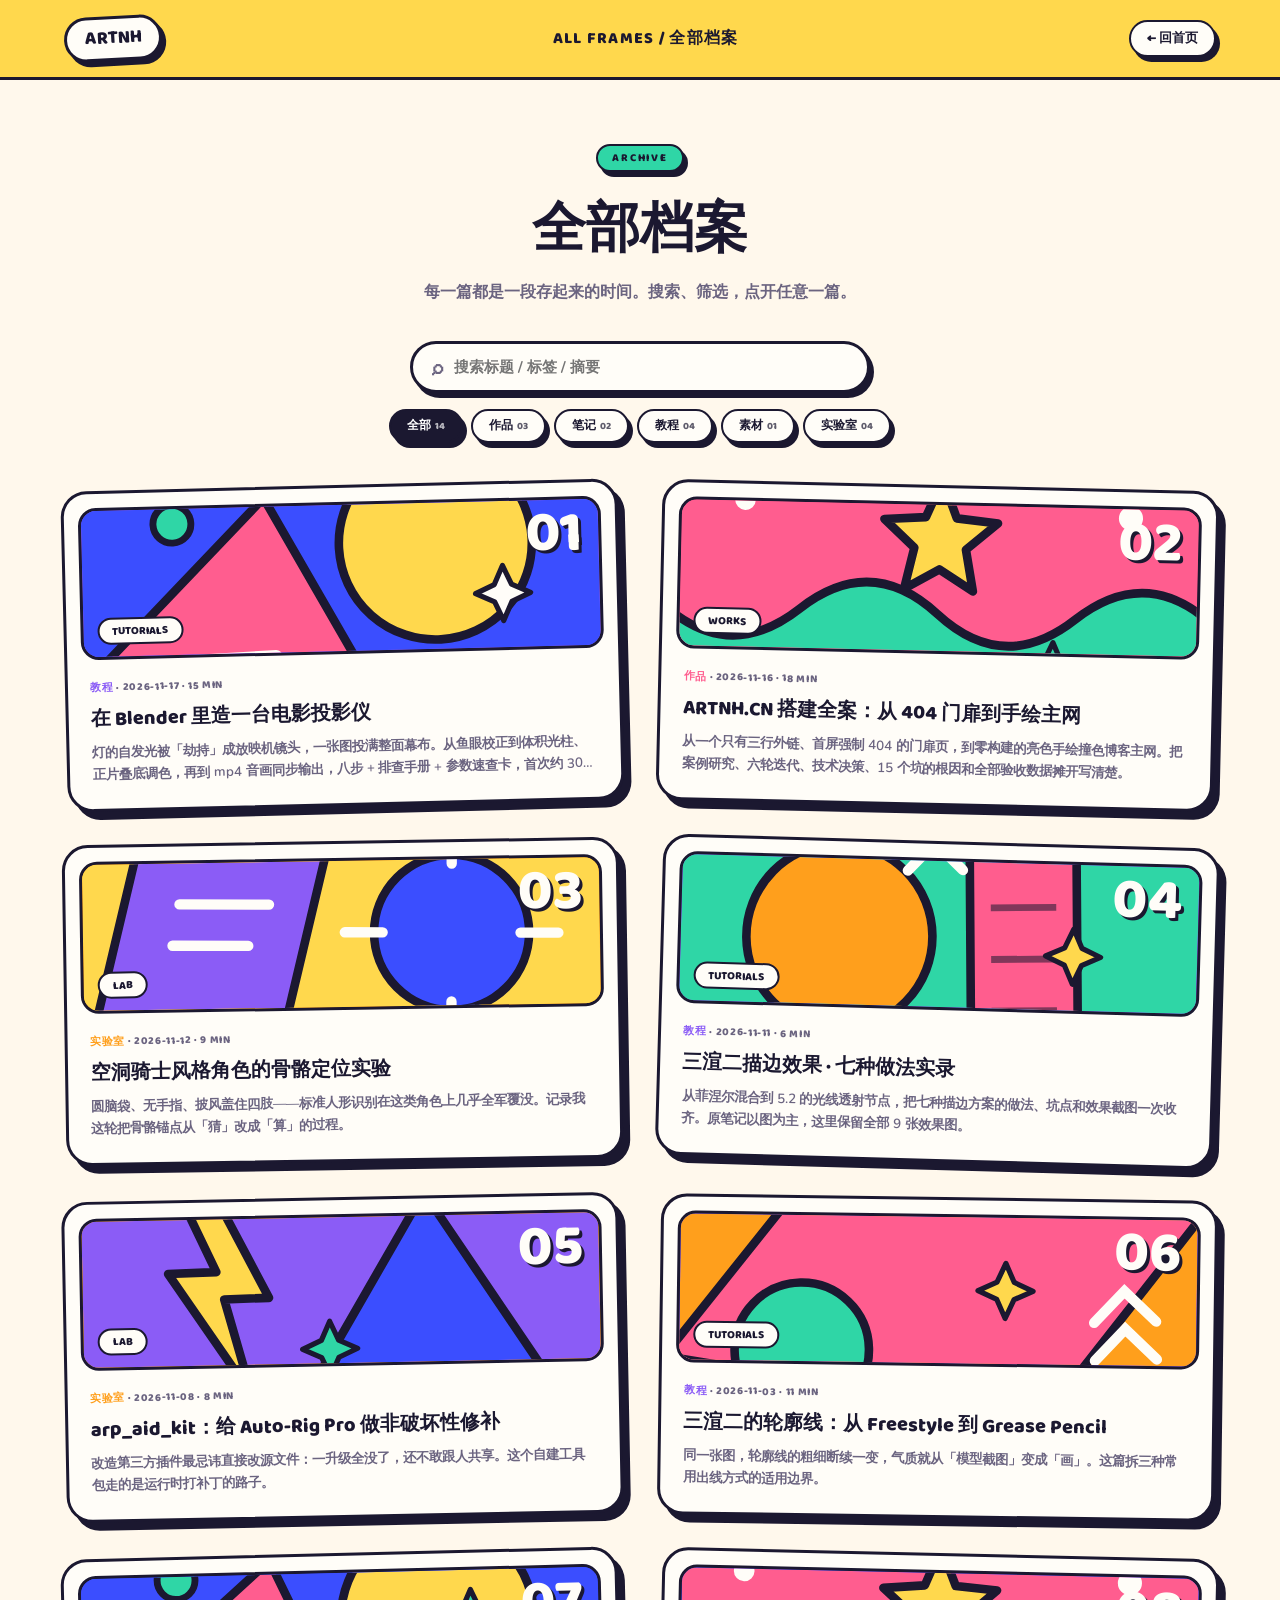
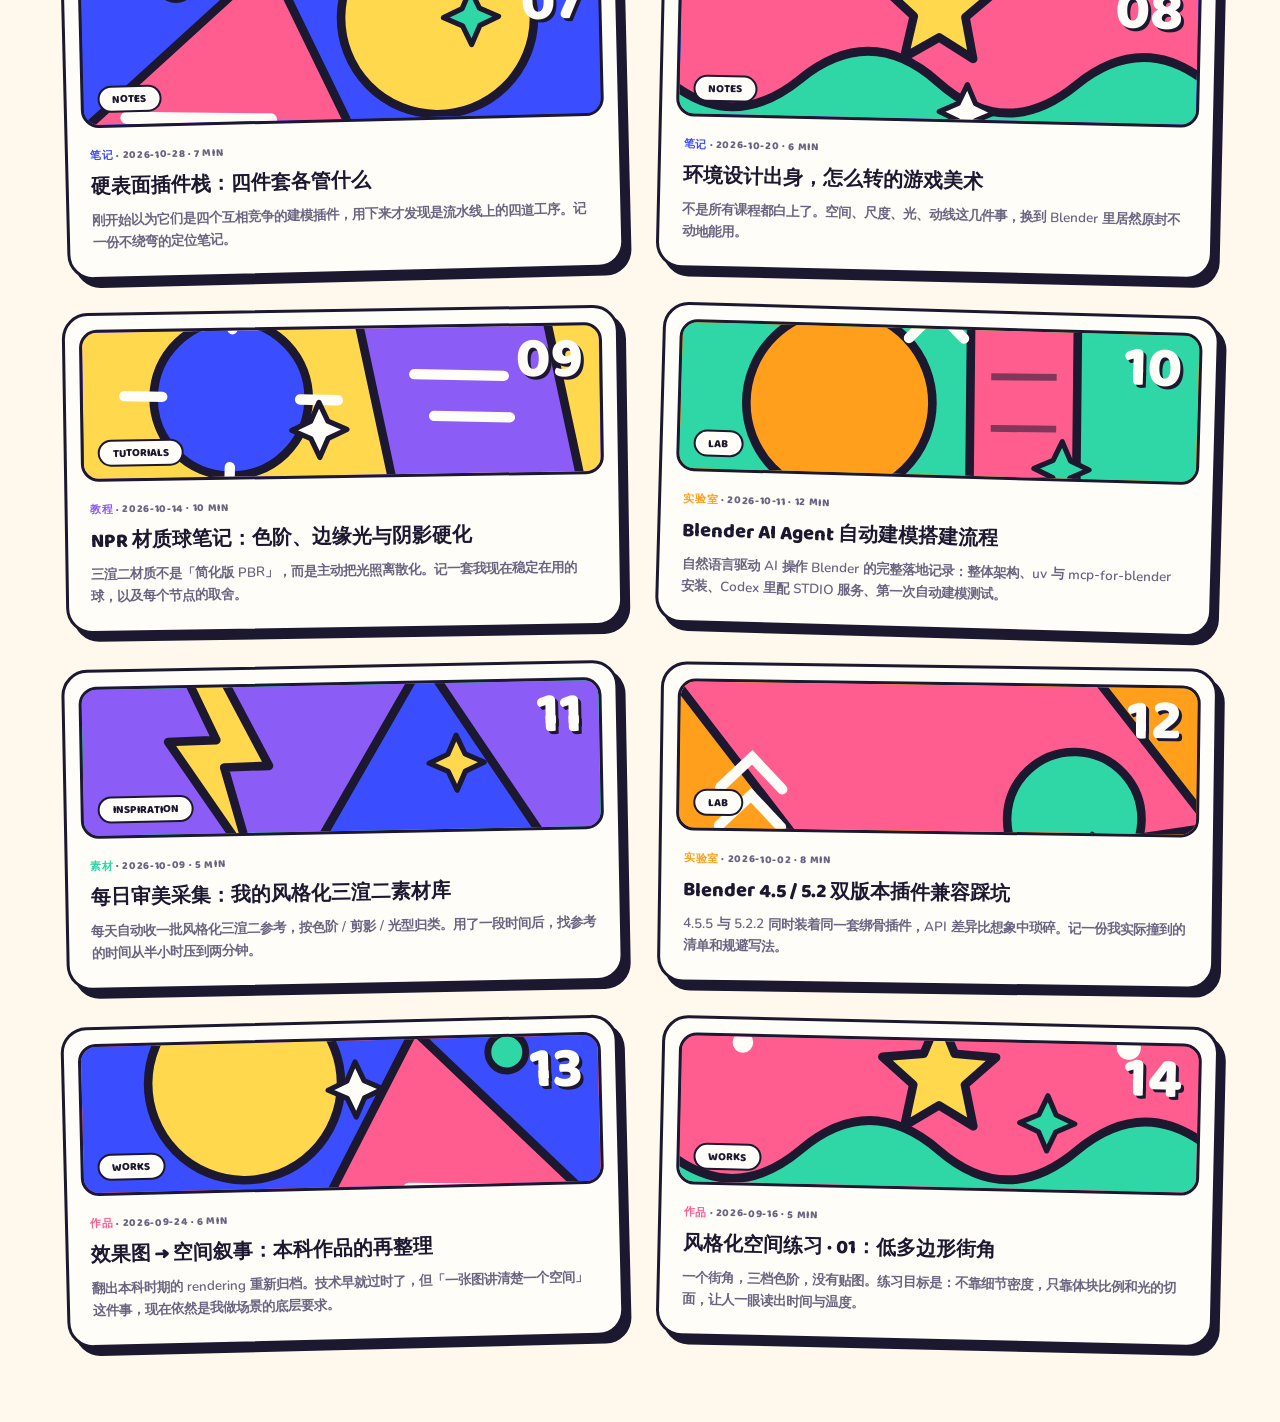
<file: archive.html>
<!DOCTYPE html>
<html lang="zh-CN">
<head>
<meta charset="UTF-8">
<meta name="viewport" content="width=device-width, initial-scale=1.0">
<title>全部档案 · ARTNH</title>
<link rel="icon" href="favicon.svg?v=20261116">
<link rel="preconnect" href="https://fonts.googleapis.com">
<link rel="preconnect" href="https://fonts.gstatic.com" crossorigin>
<link href="https://fonts.googleapis.com/css2?family=Baloo+2:wght@600;700;800&family=Nunito:wght@600;700;800&display=swap" rel="stylesheet">
<link rel="stylesheet" href="theme.css?v=20261118a">
<style>
  * { box-sizing: border-box; }
  html, body { margin: 0; padding: 0; }
  body { min-height: 100vh; background: var(--paper); color: var(--ink); font-family: var(--body); overflow-x: hidden; }

  .arc-header {
    position: sticky; top: 0; z-index: 20;
    display: flex; align-items: center; justify-content: space-between; gap: 1rem;
    padding: 1rem clamp(1.2rem, 5vw, 4.5rem);
    background: var(--yellow); border-bottom: var(--line);
  }
  .arc-brand {
    font-family: var(--pop); font-weight: 800; font-size: 1.15rem; color: var(--ink);
    text-decoration: none; background: var(--paper-2); border: var(--line);
    border-radius: 999px; padding: .28rem 1.1rem; box-shadow: var(--shadow-sm);
    transform: rotate(-3deg); transition: transform .2s var(--ease-pop);
  }
  .arc-brand:hover { transform: rotate(0) translateY(-2px); }
  .arc-title { font-family: var(--pop); font-weight: 800; font-size: 1rem; letter-spacing: .08em; color: var(--ink); }
  .arc-back {
    font-family: var(--pop); font-weight: 800; font-size: .8rem; color: var(--ink);
    text-decoration: none; background: var(--paper-2); border: 2px solid var(--ink);
    border-radius: 999px; padding: .4rem 1rem; box-shadow: var(--shadow-sm);
    transition: transform .16s var(--ease-pop), box-shadow .16s var(--ease-pop);
  }
  .arc-back:hover { transform: translate(-2px,-2px); box-shadow: 5px 6px 0 var(--ink); }

  .arc-main { padding: clamp(2rem, 5vw, 4rem) clamp(1.2rem, 5vw, 4.5rem) 5rem; }

  .arc-head { text-align: center; margin-bottom: 2.4rem; }
  .arc-kicker {
    display: inline-block; font-family: var(--pop); font-weight: 800; font-size: .68rem;
    letter-spacing: .16em; color: var(--ink); background: var(--mint);
    border: 2px solid var(--ink); border-radius: 999px; padding: .2rem .9rem;
    box-shadow: var(--shadow-sm);
  }
  .arc-head h1 { font-family: var(--pop); font-weight: 800; font-size: clamp(2rem, 6vw, 3.4rem); margin: .9rem 0 .4rem; }
  .arc-head p { color: var(--ink-soft); font-weight: 600; margin: 0; }

  .arc-tools { display: flex; flex-direction: column; gap: 1rem; align-items: center; margin-bottom: 2.6rem; }
  .arc-search {
    display: flex; align-items: center; gap: .6rem; width: min(460px, 100%);
    background: var(--paper-2); border: var(--line); border-radius: 999px;
    padding: .55rem 1.2rem; box-shadow: var(--shadow-sm);
  }
  .arc-search span { font-size: 1.3rem; color: var(--ink-soft); }
  .arc-search input {
    flex: 1; min-width: 0; border: 0; outline: 0; background: transparent;
    font-family: var(--body); font-weight: 700; font-size: .92rem; color: var(--ink);
  }
  .arc-filters { display: flex; flex-wrap: wrap; justify-content: center; gap: .55rem; }
  .arc-chip {
    font-family: var(--pop); font-weight: 800; font-size: .78rem; color: var(--ink);
    background: var(--paper-2); border: 2px solid var(--ink); border-radius: 999px;
    padding: .32rem .95rem; cursor: pointer; box-shadow: var(--shadow-sm);
    transition: transform .16s var(--ease-pop), box-shadow .16s var(--ease-pop);
  }
  .arc-chip:hover { transform: translate(-2px,-2px); box-shadow: 5px 6px 0 var(--ink); }
  .arc-chip.active { background: var(--ink); color: #fff; }
  .arc-chip .n { font-size: .62rem; opacity: .7; margin-left: .3rem; }

  .arc-grid {
    display: grid; grid-template-columns: repeat(2, minmax(0, 1fr)); gap: 2.2rem 2.4rem;
  }
  .arc-card {
    position: relative; display: block; text-decoration: none; color: inherit;
    background: var(--paper-2); border: var(--line); border-radius: var(--radius);
    box-shadow: var(--shadow); overflow: hidden;
    transform: rotate(var(--tilt, -1deg));
    transition: transform .28s var(--ease-pop), box-shadow .28s var(--ease-pop);
  }
  .arc-card:hover { transform: rotate(0) translateY(-8px) scale(1.01); box-shadow: 12px 15px 0 var(--ink); }
  .arc-art { position: relative; height: 152px; margin: 14px 14px 0; border: var(--line); border-radius: 18px; background: var(--c); overflow: hidden; }
  .arc-art svg { position: absolute; inset: 0; width: 100%; height: 100%; }
  .arc-num { position: absolute; z-index: 2; right: 16px; top: 6px; font-family: var(--pop); font-size: 3.6rem; font-weight: 800; color: var(--paper-2); line-height: 1; text-shadow: 3px 3px 0 var(--ink); }
  .arc-tag { position: absolute; z-index: 3; left: 14px; bottom: 12px; font-family: var(--pop); font-size: .7rem; font-weight: 800; color: var(--ink); background: var(--paper-2); border: 2px solid var(--ink); border-radius: 999px; padding: .15rem .8rem; }
  .arc-body { padding: 1.2rem 1.4rem 1.35rem; }
  .arc-meta { font-family: var(--pop); font-size: .68rem; font-weight: 800; letter-spacing: .06em; color: var(--ink-soft); margin-bottom: .6rem; }
  .arc-meta .cat { color: var(--c); }
  .arc-body h3 { font-family: var(--pop); font-weight: 800; font-size: 1.24rem; line-height: 1.35; margin: 0 0 .5rem; }
  .arc-body p { font-size: .84rem; line-height: 1.7; font-weight: 600; color: var(--ink-soft); margin: 0; display: -webkit-box; -webkit-line-clamp: 2; -webkit-box-orient: vertical; overflow: hidden; }
  .arc-empty { text-align: center; padding: 5rem 1rem; font-family: var(--pop); font-weight: 800; color: var(--ink-soft); }

  @media (max-width: 700px) {
    .arc-title { display: none; }
    .arc-grid { grid-template-columns: 1fr; }
  }
  @media (prefers-reduced-motion: reduce) {
    .arc-card, .arc-chip, .arc-back, .arc-brand { transition: none !important; }
  }
</style>
</head>
<body>
  <header class="arc-header">
    <a class="arc-brand" href="index.html">ARTNH</a>
    <span class="arc-title">ALL FRAMES / 全部档案</span>
    <a class="arc-back" href="index.html#feed">← 回首页</a>
  </header>

  <main class="arc-main">
    <div class="arc-head">
      <span class="arc-kicker">ARCHIVE</span>
      <h1>全部档案</h1>
      <p>每一篇都是一段存起来的时间。搜索、筛选，点开任意一篇。</p>
    </div>
    <div class="arc-tools">
      <label class="arc-search">
        <span>⌕</span>
        <input type="search" id="arc-q" placeholder="搜索标题 / 标签 / 摘要" autocomplete="off" />
      </label>
      <div class="arc-filters" id="arc-filters"></div>
    </div>
    <div class="arc-grid" id="arc-grid"></div>
    <div class="arc-empty" id="arc-empty" hidden>这个格子里暂时空空的。</div>
  </main>

  <script src="posts.js?v=20261117a"></script>
  <script>
  (function () {
    const META = window.BLOG_META || { categories: [] };
    const POSTS = window.BLOG_POSTS || [];
    const CATS = META.categories || [];
    const $ = id => document.getElementById(id);
    const esc = s => String(s == null ? '' : s).replace(/[&<>"']/g,
      ch => ({ '&':'&amp;', '<':'&lt;', '>':'&gt;', '"':'&quot;', "'":'&#39;' }[ch]));
    const byId = Object.fromEntries(CATS.map(c => [c.id, c]));
    const catOf = p => byId[p.category] || CATS[0] || { label:'未分类', en:'OTHER', color:'#3B4EFF' };
    const INK = '#1B1830', PAPER = '#FFFDF8', GOLD = '#FFD84D';
    const BLUE = '#3B4EFF', PINK = '#FF5D8F', MINT = '#2FD6A6', VIOLET = '#8B5CF6', ORANGE = '#FF9F1C';
    const COVER_BG = [BLUE, PINK, GOLD, MINT, VIOLET, ORANGE];
    const COVER_BASE = [
      `<circle cx="206" cy="58" r="56" fill="${GOLD}" stroke="${INK}" stroke-width="5"/>
       <path d="M-8 134 L108 26 L174 158 Z" fill="${PINK}" stroke="${INK}" stroke-width="5" stroke-linejoin="round"/>
       <path d="M26 118 h84 M26 134 h52" stroke="${PAPER}" stroke-width="7" stroke-linecap="round"/>
       <circle cx="54" cy="38" r="11" fill="${MINT}" stroke="${INK}" stroke-width="4"/>`,
      `<path d="M-10 96 q40 -34 80 0 t80 0 t80 0 t80 0 v70 h-320 z" fill="${MINT}" stroke="${INK}" stroke-width="5"/>
       <path d="M150 18 l9 22 24 2 -18 16 5 24 -20 -12 -20 12 5 -24 -18 -16 24 -2z" fill="${GOLD}" stroke="${INK}" stroke-width="5" stroke-linejoin="round"/>
       <g fill="${PAPER}"><circle cx="40" cy="36" r="7"/><circle cx="66" cy="24" r="5"/><circle cx="264" cy="34" r="6"/></g>`,
      `<path d="M40 -10 L150 -10 L110 160 L0 160 Z" fill="${VIOLET}" stroke="${INK}" stroke-width="5"/>
       <circle cx="214" cy="74" r="45" fill="${BLUE}" stroke="${INK}" stroke-width="5"/>
       <path d="M214 12 v22 M214 114 v22 M152 74 h22 M254 74 h22" stroke="${PAPER}" stroke-width="6" stroke-linecap="round"/>
       <path d="M56 58 h52 M52 82 h44" stroke="${PAPER}" stroke-width="6" stroke-linecap="round"/>`,
      `<circle cx="92" cy="76" r="54" fill="${ORANGE}" stroke="${INK}" stroke-width="5"/>
       <path d="M168 -10 h62 v170 h-62 z" fill="${PINK}" stroke="${INK}" stroke-width="5"/>
       <path d="M180 30 h38 M180 60 h38 M180 90 h38 M180 120 h38" stroke="${INK}" stroke-width="4" opacity=".55"/>
       <path d="M132 38 l16 -16 16 16" fill="none" stroke="${PAPER}" stroke-width="6" stroke-linecap="round"/>`,
      `<path d="M30 132 L100 20 L170 132 Z" fill="${BLUE}" stroke="${INK}" stroke-width="5" stroke-linejoin="round"/>
       <path d="M222 16 l-30 62 h26 l-14 56 46 -72 h-28 l20 -46 z" fill="${GOLD}" stroke="${INK}" stroke-width="5" stroke-linejoin="round"/>
       <g fill="${PAPER}"><circle cx="20" cy="24" r="5"/><circle cx="44" cy="18" r="4"/><circle cx="278" cy="128" r="6"/><circle cx="256" cy="140" r="4"/></g>`,
      `<path d="M-10 28 L210 -10 L310 110 L90 150 Z" fill="${PINK}" stroke="${INK}" stroke-width="5" stroke-linejoin="round"/>
       <circle cx="230" cy="108" r="39" fill="${MINT}" stroke="${INK}" stroke-width="5"/>
       <path d="M24 96 l18 -18 18 18 M24 118 l18 -18 18 18" fill="none" stroke="${PAPER}" stroke-width="6" stroke-linecap="round"/>`
    ];
    function coverFor(p, i) {
      const seed = [...(p.slug || '')].reduce((a, ch) => a + ch.charCodeAt(0), 0);
      const mirror = seed % 2 ? 'translate(300 0) scale(-1 1)' : '';
      const tilt = (seed % 5) - 2;
      const sx = 34 + (seed * 7) % 232;
      const sy = 20 + (seed * 11) % 100;
      const dot = [GOLD, PAPER, MINT][seed % 3];
      const idx = i % COVER_BASE.length;
      return `<rect width="300" height="150" fill="${COVER_BG[idx]}"/>
        <g transform="${mirror} rotate(${tilt} 150 75)">${COVER_BASE[idx]}</g>
        <path d="M${sx} ${sy} l5 11 11 5 -11 5 -5 11 -5-11 -11-5 11-5z"
              fill="${dot}" stroke="${INK}" stroke-width="3" stroke-linejoin="round"/>`;
    }

    const params = new URLSearchParams(location.search);
    let activeCat = params.get('cat') && CATS.some(c => c.id === params.get('cat')) ? params.get('cat') : 'all';

    /* ── 地址栏规范（2026-11-18 铁律）────────────────────────
       本页唯一合法形态：artnh.cn/archive（裸域名 + archive，无 .html 无查询串）
       cat 状态只在页内内存里流转，不写 URL；任何带 ?cat= / .html 的入口
       进门后立即 replaceState 归一。file:// 下降级为只归一文件名。 ── */
    function normalizeArchiveUrl() {
      try {
        history.replaceState(null, '', location.pathname.replace(/archive\.html$/i, 'archive') + location.hash);
      } catch (err) {
        try { history.replaceState(null, '', 'archive.html' + location.hash); } catch (e2) {}
      }
    }
    normalizeArchiveUrl();            // 落地即归一（包括从主页导航带来的 ?cat=xxx）

    function buildFilters() {
      const chips = CATS.some(c => c.id === 'all') ? CATS : [{ id:'all', label:'全部' }].concat(CATS);
      $('arc-filters').innerHTML = chips.map(c => {
        const n = c.id === 'all' ? POSTS.length : POSTS.filter(p => p.category === c.id).length;
        return `<button class="arc-chip${c.id === activeCat ? ' active' : ''}" data-cat="${esc(c.id)}">${esc(c.label)}<span class="n">${String(n).padStart(2,'0')}</span></button>`;
      }).join('');
      $('arc-filters').querySelectorAll('.arc-chip').forEach(b =>
        b.addEventListener('click', () => { activeCat = b.dataset.cat; buildFilters(); render(); }));
    }

    function render() {
      const q = $('arc-q').value.trim().toLowerCase();
      const tilts = [-1.4, 1.3, -0.9, 1.6, -1.1, 0.8];
      const list = POSTS.filter(p => {
        if (activeCat !== 'all' && p.category !== activeCat) return false;
        if (!q) return true;
        return [p.title, p.subtitle, p.excerpt, ...(p.tags || [])].join(' ').toLowerCase().includes(q);
      }).sort((a, b) => b.date.localeCompare(a.date));

      $('arc-grid').innerHTML = list.map((p, i) => {
        const c = catOf(p);
        // 来源标记走 sessionStorage（postFrom=archive），URL 保持 artnh.cn/#post/<slug> 纯净
        return `<a class="arc-card" href="index.html#post/${encodeURIComponent(p.slug)}"
            data-mark-from="1"
            style="--c:${c.color};--tilt:${tilts[i % tilts.length]}deg">
          <div class="arc-art">
            <svg viewBox="0 0 300 150" preserveAspectRatio="xMidYMid slice" aria-hidden="true">${coverFor(p, i)}</svg>
            <span class="arc-num">${String(i + 1).padStart(2, '0')}</span>
            <span class="arc-tag">${esc(c.en)}</span>
          </div>
          <div class="arc-body">
            <div class="arc-meta"><span class="cat">${esc(c.label)}</span> · ${esc(p.date)} · ${p.readTime} MIN</div>
            <h3>${esc(p.title)}</h3>
            <p>${esc(p.excerpt)}</p>
          </div>
        </a>`;
      }).join('');
      $('arc-empty').hidden = list.length > 0;

      // 卡片点击时打「来自档案页」标记，供 index.html 的「← 返回档案」定向
      $('arc-grid').querySelectorAll('.arc-card').forEach(a => {
        a.addEventListener('click', () => {
          try { sessionStorage.setItem('postFrom', 'archive'); } catch (e) {}
        });
      });
    }

    $('arc-q').addEventListener('input', render);
    buildFilters();
    render();
  })();
  </script>
</body>
</html>
</file>
<file: theme.css>
/* ==================================================================
   ARTNH · POP THEME  /  漫画跨页 · 亮色动漫撞色
   ------------------------------------------------------------------
   设计来源（2026-11-15 案例研究后提炼）：
   - Jack McDade      三色系统 / 波浪分隔 / 不对称手作感 / 拒绝方框
   - Karl Gonsalves   满版亮黄 + 平涂撞色 + 插画即界面 + no UI density
   - StealThis.dev    硬偏移阴影 / 贴纸倾斜卡 / blob 形变 / 果冻动效配方
   - Antoniouve       巨标题 + 弹性 easing + 超圆药丸
   - Jonas Mosesson   每项一个撞色 / 非均匀节奏
   - Hedof / Varona   克制容器装吵内容、极简导航
   - 60-30-10 / 留白让颜色 pop / 静态色带平衡 motion

   用法：本文件在 index.html 内联 <style> 之后加载，同名选择器后置胜出。
   旧暗色 BLOG LAYER 保留不动 → 移除本 <link> 即可一键回退。
   门扉 #error-overlay 及其子元素不在本文件作用域内，仍为暗色宇宙。
   ================================================================== */

:root {
    --paper:    #FFF8EC;   /* 60% 奶油纸 */
    --paper-2:  #FFFDF8;   /* 卡片白 */
    --ink:      #1B1830;   /* 墨黑紫：描边 / 正文 */
    --ink-soft: #6B6480;
    --blue:     #3B4EFF;   /* 30% 主角色 */
    --yellow:   #FFD84D;
    --pink:     #FF5D8F;
    --mint:     #2FD6A6;
    --violet:   #8B5CF6;
    --orange:   #FF9F1C;

    --line:      3px solid var(--ink);
    --shadow:    7px 8px 0 var(--ink);
    --shadow-sm: 4px 5px 0 var(--ink);
    --radius:    26px;
    --pop:       'Baloo 2', 'Fredoka', 'PingFang SC', 'Microsoft YaHei', sans-serif;
    --body:      'Nunito', 'PingFang SC', 'Microsoft YaHei', sans-serif;
    --ease-pop:  cubic-bezier(0.19, 1, 0.22, 1);
}

html, body {
    background: var(--paper);
    color: var(--ink);
    font-family: var(--body);
    font-weight: 600;
}

/* 星尘 Canvas 退到纸纹层，亮色主题的氛围改由 blob / 涂鸦承担 */
#space-canvas { opacity: .09; }

#blog-app::before {
    background:
        radial-gradient(760px 560px at 88% 2%,  rgba(255,216,77,.30), transparent 68%),
        radial-gradient(660px 560px at -4% 34%, rgba(255,93,143,.13), transparent 70%),
        radial-gradient(820px 640px at 62% 96%, rgba(47,214,166,.12), transparent 70%);
}

/* ── 动效基元 ── */
@keyframes popFloat {
    0%, 100% { transform: translateY(0) rotate(-6deg); }
    50%      { transform: translateY(-20px) rotate(7deg); }
}
@keyframes popMorph {
    0%, 100% { border-radius: 48% 52% 60% 40% / 50% 45% 55% 50%; transform: translate(0,0) scale(1); }
    50%      { border-radius: 62% 38% 44% 56% / 55% 62% 38% 45%; transform: translate(12px,-14px) scale(1.06); }
}
@keyframes popTwinkle {
    0%, 100% { transform: scale(1) rotate(0); opacity: .55; }
    50%      { transform: scale(1.45) rotate(24deg); opacity: 1; }
}
@keyframes popJelly {
    0%, 100% { transform: rotate(var(--tilt, -1deg)) scale(1); }
    30%      { transform: rotate(0deg) scale(1.07, .93); }
    55%      { transform: rotate(0deg) scale(.95, 1.05); }
    75%      { transform: rotate(0deg) scale(1.03, .98); }
}
@keyframes popWave {
    0%, 100% { transform: rotate(0); }
    20%      { transform: rotate(-18deg); }
    40%      { transform: rotate(14deg); }
    60%      { transform: rotate(-12deg); }
    80%      { transform: rotate(10deg); }
}
@keyframes popSpin { to { transform: rotate(360deg); } }
@keyframes popDash { to { stroke-dashoffset: -40; } }
/* backwards 而非 forwards：动画结束后 transform 交还 CSS，hover 不会被锁住 */
@keyframes popIn {
    /* 不带 opacity：即使动画时间线未推进，卡片也不会整张隐身 */
    from { transform: translateY(30px) rotate(-3deg) scale(.95); }
    to   { transform: rotate(var(--tilt, -1deg)) scale(1); }
}

/* 滚动入场（JS 加 .in） */
.reveal {
    opacity: 0;
    transform: translateY(30px) rotate(-1.5deg);
    transition: opacity .75s var(--ease-pop), transform .75s var(--ease-pop);
}
.reveal.in { opacity: 1; transform: none; }

/* ── 漂浮涂鸦层：四条不同轨迹 + 形状细节 + 整层鼠标视差 ── */
.doodle-field {
    position: fixed; inset: -26px; z-index: 0;
    pointer-events: none; overflow: hidden;
    transition: transform .55s ease-out;
    will-change: transform;
}
.doodle { position: absolute; display: block; }

/* ① 黄圆：高光 + 微笑，走 8 字漂移 */
.doodle.d1 {
    top: 15%; left: 4%; width: 58px; height: 58px;
    background: var(--yellow); border: var(--line); border-radius: 50%;
    box-shadow: var(--shadow-sm);
    animation: doodleA 7.5s cubic-bezier(.45,.05,.55,.95) infinite;
}
.doodle.d1::before {
    content: ''; position: absolute; left: 11px; top: 10px;
    width: 15px; height: 15px; background: var(--paper-2); border-radius: 50%; opacity: .9;
}
.doodle.d1::after {
    content: ''; position: absolute; left: 17px; bottom: 12px;
    width: 18px; height: 9px; border: 3px solid var(--ink);
    border-top: 0; border-radius: 0 0 18px 18px;
}
/* ② 粉星：自转闪光 + 中心黄点 */
.doodle.d2 {
    top: 66%; right: 5%; width: 48px; height: 48px; background: var(--pink);
    border: var(--line);
    clip-path: polygon(50% 0, 62% 35%, 100% 38%, 70% 60%, 80% 100%, 50% 76%, 20% 100%, 30% 60%, 0 38%, 38% 35%);
    animation: doodleB 6.2s ease-in-out infinite;
}
.doodle.d2::after {
    content: ''; position: absolute; left: 50%; top: 50%;
    width: 10px; height: 10px; margin: -5px 0 0 -5px;
    background: var(--yellow); border-radius: 50%;
}
/* ③ 蓝色虚线环：自转 + 呼吸，内嵌实心点 */
.doodle.d3 {
    top: 36%; right: 3%; width: 50px; height: 50px;
    border: 5px dashed var(--blue); border-radius: 50%;
    animation: doodleC 10s linear infinite;
}
.doodle.d3::after {
    content: ''; position: absolute; left: 50%; top: 50%;
    width: 12px; height: 12px; margin: -6px 0 0 -6px;
    background: var(--blue); border: 2px solid var(--ink); border-radius: 50%;
}
/* ④ 薄荷风筝：圆角菱形 + 弹性跳动 */
.doodle.d4 {
    bottom: 8%; left: 7%; width: 46px; height: 46px;
    background: var(--mint); border: var(--line); border-radius: 10px;
    transform: rotate(45deg);
    animation: doodleD 5.4s cubic-bezier(.34,1.56,.64,1) infinite .5s;
}
.doodle.d4::after {
    content: ''; position: absolute; left: 50%; top: 50%;
    width: 12px; height: 12px; margin: -6px 0 0 -6px;
    background: var(--paper-2); border-radius: 50%;
}

@keyframes doodleA {
    0%, 100% { transform: translate(0,0) rotate(-8deg) scale(1); }
    25%      { transform: translate(16px,-20px) rotate(8deg) scale(1.08); }
    50%      { transform: translate(-7px,-34px) rotate(-4deg) scale(.94); }
    75%      { transform: translate(12px,-12px) rotate(12deg) scale(1.04); }
}
@keyframes doodleB {
    0%, 100% { transform: translate(0,0) rotate(0) scale(1); }
    50%      { transform: translate(-22px,18px) rotate(180deg) scale(1.28); }
}
@keyframes doodleC {
    0%   { transform: rotate(0) scale(1); }
    33%  { transform: rotate(120deg) scale(1.14); }
    66%  { transform: rotate(240deg) scale(.9); }
    100% { transform: rotate(360deg) scale(1); }
}
@keyframes doodleD {
    0%, 100% { transform: translateY(0) rotate(45deg); }
    30%      { transform: translateY(-28px) rotate(58deg); }
    55%      { transform: translateY(-6px) rotate(38deg); }
    80%      { transform: translateY(-18px) rotate(52deg); }
}

/* ── Header ── */
.site-header {
    height: 82px;
    background: rgba(255,248,236,.88);
    border-bottom: var(--line);
    backdrop-filter: blur(12px);
    -webkit-backdrop-filter: blur(12px);
}
.brand { flex-direction: row; align-items: center; gap: 12px; }
.brand-mark {
    font-family: var(--pop); font-size: 1.15rem; font-weight: 800;
    letter-spacing: .06em; color: var(--ink);
    background: var(--yellow); border: var(--line); border-radius: 999px;
    padding: .28rem 1rem; box-shadow: var(--shadow-sm);
    transform: rotate(-3deg); transition: transform .25s var(--ease-pop);
}
.brand:hover .brand-mark { transform: rotate(0deg) translateY(-2px); }
.brand-sub { font-family: var(--body); font-size: .56rem; font-weight: 800; letter-spacing: .16em; color: var(--ink-soft); }
.brand-sub i { color: var(--pink); }
.site-nav a {
    font-family: var(--pop); font-size: .82rem; font-weight: 700;
    color: var(--ink-soft); border: 2px solid transparent; border-radius: 999px;
    padding: .4rem 1rem;
}
.site-nav a:hover, .site-nav a.is-current {
    color: var(--ink); border-color: var(--ink); background: var(--paper-2);
    box-shadow: 3px 3px 0 var(--ink); transform: rotate(-2deg);
}
.wander-chip {
    font-family: var(--pop); font-size: .75rem; font-weight: 800;
    color: var(--ink); background: var(--paper-2);
    border: var(--line); border-radius: 999px;
    padding: .5rem 1.1rem; box-shadow: var(--shadow-sm);
}
.wander-chip:hover {
    background: var(--pink); color: #fff; transform: translate(-2px,-2px) rotate(-3deg);
    box-shadow: 7px 8px 0 var(--ink);
}
.wander-dot { background: var(--pink); box-shadow: 0 0 0 var(--pink); width: 8px; height: 8px; }

/* ── 通用按钮（贴纸感） ── */
.btn {
    display: inline-flex; align-items: center; gap: .5rem;
    font-family: var(--pop); font-weight: 800; font-size: 1rem;
    color: var(--ink); text-decoration: none; cursor: pointer;
    padding: .8rem 1.7rem; border: var(--line); border-radius: 999px;
    background: var(--paper-2); box-shadow: var(--shadow);
    transition: transform .14s var(--ease-pop), box-shadow .14s var(--ease-pop), background .2s;
}
.btn-solid { background: var(--blue); color: #fff; }
.btn-ghost { background: var(--yellow); }
.btn:hover { transform: translate(-3px,-3px) rotate(-2deg); box-shadow: 10px 12px 0 var(--ink); }
.btn:active { transform: translate(3px,4px) rotate(0); box-shadow: 2px 2px 0 var(--ink); }
.btn-solid:hover { background: var(--pink); }

/* ── Hero：只有一个焦点 ── */
.hero { position: relative; padding: clamp(4rem, 9vw, 8rem) 0 1.2rem; }
.pop-grid {
    display: grid; grid-template-columns: 1.05fr .95fr;
    gap: clamp(2rem, 5vw, 5rem); align-items: center;
    position: relative; z-index: 1;
}
.pop-grid > * { min-width: 0; }
.pop-sticker {
    display: inline-block; font-family: var(--pop); font-size: .78rem; font-weight: 800;
    letter-spacing: .08em; color: var(--ink); background: var(--yellow);
    border: var(--line); border-radius: 999px; padding: .3rem 1rem;
    box-shadow: var(--shadow-sm); transform: rotate(-4deg); margin-bottom: 1.8rem;
}
.pop-title {
    font-family: var(--pop); font-weight: 800;
    font-size: clamp(3rem, 7.2vw, 6.2rem); line-height: 1.02;
    letter-spacing: -.01em; margin: 0 0 1.6rem; color: var(--ink);
}
.pop-title .wobble { position: relative; display: inline-block; color: var(--blue); }
.pop-title .wobble::after {
    content: ''; position: absolute; left: 0; right: 0; bottom: -8px; height: 14px;
    background: radial-gradient(circle at 11px 7px, transparent 7px, var(--pink) 8px) repeat-x;
    background-size: 24px 14px; border-radius: 6px;
}
.pop-title .bang { color: var(--pink); display: inline-block; animation: popWave 3.4s ease-in-out infinite; transform-origin: 70% 70%; }
.pop-desc {
    font-size: 1.02rem; line-height: 1.9; font-weight: 600;
    color: var(--ink-soft); max-width: 34rem; margin: 0 0 2.2rem;
}
.pop-desc .nowrap { white-space: nowrap; }  /* 别把「三渲二」拆成两行 */
.pop-actions { display: flex; gap: 1rem; flex-wrap: wrap; }
.scribble {
    margin-top: 3.2rem; font-family: var(--pop); font-size: .8rem; font-weight: 700;
    color: var(--ink-soft); transform: rotate(-6deg); display: inline-block;
}
.scribble::before { content: '↘ '; color: var(--blue); font-size: 1.2rem; }

/* Hero 视觉主角：有机 blob + 平涂星球插画 */
.hero-stage { position: relative; aspect-ratio: 1 / 1; display: grid; place-items: center; }
.blob {
    position: absolute; filter: blur(1px);
    /* 静态有机圆角：reduced-motion / 动画未播时也不会退化成直角矩形 */
    border-radius: 48% 52% 60% 40% / 50% 45% 55% 50%;
}
.blob-1 {
    width: 82%; height: 82%; top: 6%; left: 6%; background: var(--yellow);
    border: var(--line); animation: popMorph 13s ease-in-out infinite;
}
.blob-2 {
    width: 34%; height: 34%; bottom: 2%; right: 0; background: var(--mint);
    border: var(--line); animation: popMorph 11s ease-in-out infinite reverse;
}
.blob-3 {
    width: 22%; height: 22%; top: 1%; right: 8%; background: var(--pink);
    border: var(--line); border-radius: 50%; animation: popFloat 8s ease-in-out infinite;
}
.stage-orb { position: relative; z-index: 2; width: 78%; }
.stage-orb svg { width: 100%; height: auto; display: block; filter: drop-shadow(7px 9px 0 rgba(27,24,48,.22)); }
.stage-badge {
    position: absolute; z-index: 3; font-family: var(--pop); font-weight: 800;
    font-size: .78rem; color: var(--ink); background: var(--paper-2);
    border: var(--line); border-radius: 999px; padding: .35rem .9rem;
    box-shadow: var(--shadow-sm);
}
.stage-badge.badge-1 { top: 8%; left: -2%; transform: rotate(-12deg); background: var(--yellow); }
.stage-badge.badge-2 { bottom: 10%; right: -4%; transform: rotate(9deg); background: var(--pink); color: #fff; }
.stage-star {
    position: absolute; z-index: 3; font-size: 2rem; color: var(--blue); line-height: 1;
    animation: popTwinkle 2.8s ease-in-out infinite;
}
.stage-star.s1 { top: 2%; right: 20%; }
.stage-star.s2 { bottom: 4%; left: 6%; color: var(--orange); animation-delay: .8s; }
.stage-ring {
    position: absolute; z-index: 1; width: 96%; height: 34%; top: 32%;
    border: 4px dashed var(--blue); border-radius: 50%;
    transform: rotate(-18deg); animation: popSpin 40s linear infinite;
}

/* 波浪分隔（替代直线） */
.wave-sep { display: block; width: 100%; height: 76px; margin-bottom: -1px; }
.wave-sep path { fill: var(--blue); }

/* ── 文章档案 ── */
.feed { padding: 2.2rem 0 6rem; position: relative; z-index: 1; }
.section-head { text-align: center; margin-bottom: 2.6rem; }
.section-kicker {
    display: inline-block; font-family: var(--pop); font-size: .72rem; font-weight: 800;
    letter-spacing: .18em; color: var(--ink); background: var(--mint);
    border: 2px solid var(--ink); border-radius: 999px; padding: .25rem 1rem;
    transform: rotate(-2deg); margin-bottom: 1rem;
}
.section-title {
    font-family: var(--pop); font-weight: 800;
    font-size: clamp(2rem, 5vw, 3.4rem); line-height: 1.12; margin: 0;
}
.dot-accent { color: var(--pink); font-size: .55em; vertical-align: middle; margin-left: .3rem; }
.section-note { font-size: .92rem; font-weight: 600; color: var(--ink-soft); margin: .7rem 0 0; }

/* 工具行默认收起，展开档案后才出现 —— 首屏做减法 */
.feed-tools { display: flex; gap: .8rem; justify-content: center; margin-bottom: 1.4rem; }
.search-box {
    height: 48px; min-width: 290px; padding: 0 1.1rem;
    background: var(--paper-2); border: var(--line); border-radius: 999px;
    box-shadow: var(--shadow-sm);
}
.search-box:focus-within { background: #fff; box-shadow: 6px 7px 0 var(--blue); border-color: var(--blue); }
.search-icon { color: var(--blue); font-size: 1.3rem; }
.search-box input { font-family: var(--body); font-size: .88rem; font-weight: 700; color: var(--ink); }
.search-box input::placeholder { color: #A7A0B4; }
.sort-btn {
    font-family: var(--pop); font-size: .8rem; font-weight: 800; color: var(--ink);
    background: var(--yellow); border: var(--line); border-radius: 999px;
    padding: 0 1.3rem; box-shadow: var(--shadow-sm);
}
.sort-btn:hover { transform: translate(-2px,-2px); box-shadow: 6px 7px 0 var(--ink); }

.filter-row { justify-content: center; gap: .6rem; margin-bottom: 2.4rem; padding-bottom: 0; border: 0; }
.chip {
    font-family: var(--pop); font-size: .82rem; font-weight: 800;
    color: var(--ink); background: var(--paper-2);
    border: var(--line); border-radius: 999px; padding: .5rem 1.1rem;
    box-shadow: var(--shadow-sm); letter-spacing: 0;
    transition: transform .16s var(--ease-pop), box-shadow .16s var(--ease-pop), background .2s;
}
.chip:hover { transform: translate(-2px,-2px) rotate(-2deg); box-shadow: 6px 7px 0 var(--ink); }
.chip.active { background: var(--ink); color: #fff; border-color: var(--ink); box-shadow: 4px 5px 0 var(--blue); }
.chip.active .chip-dot { background: var(--yellow); opacity: 1; }
.chip.active .chip-n { opacity: .8; }
.chip-dot { width: 9px; height: 9px; border: 2px solid var(--ink); }

/* ── 贴纸卡片 ── */
.post-grid {
    grid-template-columns: repeat(2, minmax(0, 1fr));
    grid-auto-flow: row; gap: 2.2rem 2.4rem;
    max-width: 1000px; margin: 0 auto;
}
.post-card {
    min-height: 0; background: var(--paper-2);
    border: var(--line); border-radius: var(--radius);
    box-shadow: var(--shadow);
    transform: rotate(var(--tilt, -1deg));
    transition: transform .28s var(--ease-pop), box-shadow .28s var(--ease-pop);
    animation: popIn .72s var(--ease-pop) backwards;
    animation-delay: var(--delay, 0s);
}
.post-card::after { content: none; }              /* 关掉旧扫光 */
.post-card.featured { grid-column: auto; }        /* 取消旧跨列大卡 */
.post-card:hover, .post-card:focus-visible {
    transform: rotate(0deg) translateY(-8px) scale(1.015);
    border-color: var(--ink); box-shadow: 12px 15px 0 var(--ink);
}
.post-card.is-poked { animation: popJelly .5s ease; }

.card-art {
    position: relative; height: 152px; margin: 14px 14px 0;
    border: var(--line); border-radius: 18px; background: var(--c);
    overflow: hidden;
}
.card-art::before {
    content: ''; position: absolute; width: 132px; height: 132px;
    top: -34px; left: -26px; border-radius: 50%;
    background: var(--paper-2); border: var(--line);
}
.card-art::after {
    content: ''; position: absolute; width: 180px; height: 26px;
    right: -24px; bottom: 26px; border-radius: 20px;
    background: var(--ink); transform: rotate(-14deg);
}
.card-art-num {
    position: absolute; z-index: 2; right: 16px; top: 6px;
    font-family: var(--pop); font-size: 3.6rem; font-weight: 800;
    color: var(--paper-2); line-height: 1; opacity: .95;
    text-shadow: 3px 3px 0 var(--ink);
}
.card-art-shape {
    position: absolute; z-index: 2; left: 30px; bottom: 18px;
    width: 46px; height: 46px; background: var(--yellow);
    border: var(--line);
    clip-path: polygon(50% 0, 62% 35%, 100% 38%, 70% 60%, 80% 100%, 50% 76%, 20% 100%, 30% 60%, 0 38%, 38% 35%);
    transform: rotate(-14deg);
}
.card-tag {
    position: absolute; z-index: 3; left: 14px; bottom: 12px;
    font-family: var(--pop); font-size: .7rem; font-weight: 800;
    color: var(--ink); background: var(--paper-2);
    border: 2px solid var(--ink); border-radius: 999px; padding: .15rem .8rem;
}
.card-body { padding: 1.2rem 1.4rem 1.35rem; }
.card-meta { font-family: var(--pop); font-size: .68rem; font-weight: 800; letter-spacing: .06em; color: var(--ink-soft); margin-bottom: .6rem; }
.card-meta .cat { color: var(--c); }
.card-title {
    font-family: var(--pop); font-weight: 800;
    font-size: 1.28rem; line-height: 1.35; margin: 0 0 .5rem; color: var(--ink);
}
.post-card.featured .card-title { font-size: 1.28rem; }
.card-excerpt {
    font-size: .86rem; line-height: 1.75; font-weight: 600; color: var(--ink-soft);
    -webkit-line-clamp: 2; margin-bottom: 1rem;
}
.card-foot { margin-top: .8rem; padding-top: .85rem; border-top: 2px dashed rgba(27,24,48,.18); }
.card-tags span {
    font-family: var(--pop); font-size: .64rem; font-weight: 700; color: var(--ink);
    background: var(--paper); border: 2px solid var(--ink); border-radius: 999px; padding: .12rem .6rem;
}
.card-read {
    font-family: var(--pop); font-size: .74rem; font-weight: 800; color: var(--blue);
    background: var(--yellow); border: 2px solid var(--ink); border-radius: 999px; padding: .25rem .8rem;
}

.feed-more { display: flex; flex-direction: column; align-items: center; gap: .9rem; margin-top: 3.2rem; }
.feed-more .btn { font-size: 1.05rem; padding: .9rem 2.1rem; }
.feed-count { font-family: var(--pop); font-size: .72rem; font-weight: 800; letter-spacing: .12em; color: var(--ink-soft); }

.empty-state { color: var(--ink-soft); font-weight: 700; }
.empty-glyph { color: var(--pink); opacity: 1; font-family: var(--pop); }
.empty-state button {
    font-family: var(--pop); font-size: .8rem; font-weight: 800; color: var(--ink);
    background: var(--yellow); border: var(--line); border-radius: 999px;
    padding: .55rem 1.3rem; box-shadow: var(--shadow-sm);
}

/* ── 关于：满幅亮黄分镜格 ── */
.about-strip {
    position: relative; z-index: 1; display: block;
    width: 100vw; margin-left: calc(50% - 50vw);   /* 突破 main 的内边距，横向铺满 */
    background: var(--yellow); border-top: var(--line); border-bottom: var(--line);
    padding: 2.5rem 0 5.5rem;
}
.about-inner {
    max-width: 1120px; margin: 0 auto;
    padding: 2.5rem clamp(1.2rem, 5vw, 4.5rem) 0;
    display: grid; grid-template-columns: 1.2fr 1fr; gap: 3.5rem; align-items: start;
}
.about-left h2 {
    font-family: var(--pop); font-weight: 800; font-size: clamp(2rem, 4.5vw, 3rem);
    margin: 1rem 0 1.2rem; letter-spacing: 0;
}
.about-left .dot-accent { color: var(--blue); }
.about-left p { font-size: .98rem; line-height: 1.95; font-weight: 600; color: var(--ink); max-width: 38rem; }
.about-left .about-email { margin-top: 1rem; font-family: var(--pop); font-size: .92rem; }
.about-left .about-email a {
    color: var(--ink); background: var(--pink); text-decoration: none;
    border: 2px solid var(--ink); border-radius: 999px; padding: .15rem .7rem;
    box-shadow: var(--shadow-sm); transition: transform .16s var(--ease-pop), box-shadow .16s var(--ease-pop);
}
.about-left .about-email a:hover { transform: translate(-2px,-2px); box-shadow: 6px 7px 0 var(--ink); }
.about-links { background: var(--paper-2); border: var(--line); border-radius: var(--radius); box-shadow: var(--shadow); padding: .6rem 1.4rem; transform: rotate(1.5deg); }
.about-link {
    border-top: 2px dashed rgba(27,24,48,.2); padding: 1.05rem .2rem; color: var(--ink);
}
.about-link:last-child { border-bottom: 0; }
.about-link:hover { color: var(--blue); padding-left: .6rem; }
.about-link strong { font-family: var(--pop); font-size: .95rem; font-weight: 800; letter-spacing: 0; }
.about-link small { font-size: .68rem; font-weight: 700; color: var(--ink-soft); }
.about-link span { color: var(--pink); font-size: 1.1rem; }

/* ── 页脚：深色块 + 巨型空心描边签名 ── */
.blog-footer {
    position: relative; z-index: 1;
    display: block;                       /* 覆盖内联的 flex 横排 */
    background: var(--ink); color: var(--paper);
    border-top: 0; padding: 2.6rem clamp(1.2rem, 5vw, 4.5rem) 1.8rem;
    font-family: var(--pop); font-size: .7rem; font-weight: 700; letter-spacing: .1em;
    overflow: hidden;
}
.blog-footer i { color: var(--yellow); font-style: normal; padding: 0 .25rem; }
.blog-footer a { color: var(--yellow); }
.blog-footer a:hover { color: var(--pink); }

/* 顶部品牌行 */
.footer-top {
    display: flex; align-items: baseline; justify-content: space-between;
    gap: 1rem; flex-wrap: wrap;
    padding-bottom: 1.6rem; border-bottom: 2px solid rgba(255,248,236,.18);
}
.footer-top strong {
    font-family: var(--pop); font-weight: 800;
    font-size: 1.05rem; letter-spacing: .04em; color: var(--paper);
}
.footer-top strong i { color: var(--pink); }
.footer-top span {
    font-family: var(--pop); font-size: .66rem; font-weight: 700;
    letter-spacing: .16em; color: rgba(255,248,236,.5);
}

/* 巨型空心描边签名：参考图那种铺满的宽度与分量 */
.footer-wordmark {
    font-family: var(--pop); font-weight: 800;
    font-size: clamp(5.5rem, 25vw, 26rem);
    line-height: .92; letter-spacing: -.02em;
    text-align: center; white-space: nowrap;
    color: transparent;
    -webkit-text-stroke: 2px rgba(255,248,236,.42);
    padding: 1.2rem 0 1.6rem;
    user-select: none;
    transition: -webkit-text-stroke-color .35s ease;
}
.footer-wordmark:hover { -webkit-text-stroke-color: var(--yellow); }

/* 底部信息栏 */
.footer-bottom {
    display: flex; align-items: center; justify-content: space-between;
    gap: 1rem; flex-wrap: wrap;
    padding-top: 1.3rem; border-top: 2px solid rgba(255,248,236,.18);
    font-size: .82rem; font-weight: 700; letter-spacing: .12em; color: rgba(255,248,236,.78);
}

/* ── 门扉彩蛋：亮色主站之上，用近乎不透明的暗底切入「异空间」 ──
   原来的 45% 黑蒙版是为暗色主站调的，亮色下会透出彩色底导致卡片发灰 */
#error-overlay.active { background: rgba(7, 8, 13, .92); }

/* ── 文章阅读层 ── */
.reader {
    background: var(--paper);
    backdrop-filter: none; -webkit-backdrop-filter: none;
    animation: none;
}
.reader-progress { height: 6px; background: rgba(27,24,48,.1); }
.reader-progress span { background: linear-gradient(90deg, var(--blue), var(--pink), var(--yellow)); }
.reader-bar {
    background: rgba(255,248,236,.92); border-bottom: var(--line);
    backdrop-filter: blur(10px); -webkit-backdrop-filter: blur(10px);
}
.reader-back, .reader-gate {
    font-family: var(--pop); font-size: .78rem; font-weight: 800; color: var(--ink);
    background: var(--paper-2); border: var(--line); border-radius: 999px;
    padding: .5rem 1.1rem; box-shadow: var(--shadow-sm);
}
.reader-back:hover, .reader-gate:hover {
    color: #fff; background: var(--blue); border-color: var(--ink);
    transform: translate(-2px,-2px); box-shadow: 6px 7px 0 var(--ink);
}
.reader-crumb { font-family: var(--pop); font-size: .68rem; font-weight: 800; color: var(--ink-soft); }
.reader-kicker {
    font-family: var(--pop); font-size: .74rem; font-weight: 800; letter-spacing: .14em;
    display: inline-block; background: var(--yellow); border: 2px solid var(--ink);
    border-radius: 999px; padding: .25rem 1rem; transform: rotate(-2deg);
}
.reader-title {
    font-family: var(--pop); font-weight: 800; line-height: 1.2;
    font-size: clamp(2rem, 5vw, 3.4rem); color: var(--ink); margin: 1.2rem 0 .6rem;
}
.reader-sub { font-size: 1.02rem; font-weight: 700; color: var(--ink-soft); }
.reader-meta {
    border-top: var(--line); border-bottom: var(--line);
    font-family: var(--pop); font-size: .7rem; font-weight: 800; color: var(--ink-soft);
    background: var(--paper-2); border-radius: 18px; padding: 1.2rem 1.4rem;
}
.reader-meta b { color: var(--blue); }
.reader-content { font-size: 1rem; line-height: 2.05; font-weight: 600; color: var(--ink); }
.reader-content h2 {
    font-family: var(--pop); font-weight: 800; font-size: 1.5rem; color: var(--ink);
    border-left: 0; padding-left: 0; margin: 2.8rem 0 1.1rem;
    display: inline-block; background: var(--mint); border: 2px solid var(--ink);
    border-radius: 999px; padding: .3rem 1.2rem; transform: rotate(-1deg);
}
.reader-content strong { color: var(--blue); font-weight: 800; }
.reader-content em { color: var(--pink); font-weight: 800; }
.reader-content li::marker { color: var(--pink); }
.reader-content blockquote {
    background: var(--yellow); border: var(--line); border-radius: 18px;
    box-shadow: var(--shadow-sm); color: var(--ink); font-weight: 700;
    border-left: var(--line); padding: 1.3rem 1.5rem;
}
.reader-content code { color: var(--ink); background: var(--pink); border-radius: 6px; font-weight: 700; padding: .1rem .4rem; }
.reader-content pre { background: var(--ink); border: var(--line); border-radius: 18px; color: var(--yellow); }
.reader-content pre code { background: none; color: inherit; }
/* 案例长文用的对照表：黄表头 + 手绘描边 + 虚线分隔 */
.reader-content table {
    width: 100%; border-collapse: separate; border-spacing: 0;
    margin: 1.6rem 0 2.2rem; font-size: .9rem; font-weight: 600;
    background: var(--paper-2); border: 2px solid var(--ink);
    border-radius: 16px; overflow: hidden; box-shadow: var(--shadow-sm);
}
.reader-content th {
    background: var(--yellow); color: var(--ink); font-family: var(--pop);
    font-size: .76rem; font-weight: 800; text-align: left;
    padding: .8rem 1rem; border-bottom: 2px solid var(--ink);
    border-right: 1px solid rgba(27,24,48,.18);
}
.reader-content td {
    padding: .72rem 1rem; vertical-align: top;
    border-bottom: 1px dashed rgba(27,24,48,.22);
    border-right: 1px solid rgba(27,24,48,.1);
}
.reader-content tr:last-child td { border-bottom: none; }
.reader-content th:last-child, .reader-content td:last-child { border-right: none; }
.reader-content tbody tr:nth-child(even) td { background: rgba(255,216,77,.09); }
/* 文章配图：手绘描边贴纸感，长图不撑破阅读区 */
.reader-content img {
    display: block; max-width: 100%; height: auto;
    margin: 1.5rem auto; border: 2px solid var(--ink);
    border-radius: 14px; box-shadow: var(--shadow-sm);
    background: var(--paper-2);
}
.reader-content .note-figure { margin: 0; }
@media (max-width: 560px) {
    .footer-top strong { font-size: .9rem; }
    .footer-top span { font-size: .56rem; }
    .footer-wordmark { -webkit-text-stroke-width: 1.5px; padding: 1rem 0 1.2rem; }
    .footer-bottom { font-size: .68rem; gap: .6rem; }
    .reader-content table { font-size: .78rem; }
    .reader-content th, .reader-content td { padding: .5rem .55rem; }
    /* 长文阅读层：窄屏收紧顶部三控件，避免按钮文字折行 */
    .reader-bar { gap: .5rem; padding: .7rem .9rem; }
    .reader-back, .reader-gate {
        font-size: .68rem; padding: .42rem .7rem; white-space: nowrap;
    }
    .reader-crumb { font-size: .56rem; letter-spacing: .04em; white-space: nowrap; }
}
.rnav {
    background: var(--paper-2); border: var(--line); border-radius: 18px;
    box-shadow: var(--shadow-sm); color: var(--ink);
}
.rnav:hover { background: var(--yellow); border-color: var(--ink); transform: rotate(-1deg); }
.rnav small { font-family: var(--pop); font-size: .62rem; font-weight: 800; color: var(--ink-soft); }
.rnav strong { font-family: var(--pop); font-size: .92rem; font-weight: 800; }

/* ── 响应式 ── */
@media (max-width: 1080px) {
    .post-grid { gap: 1.8rem; }
}
@media (max-width: 820px) {
    .site-nav { display: none; }
    .pop-grid { grid-template-columns: 1fr; gap: 3rem; }
    .hero-stage { max-width: 440px; margin: 0 auto; width: 100%; }
    .pop-title { font-size: clamp(2.8rem, 10vw, 4.6rem); }
    .about-inner { grid-template-columns: 1fr; gap: 2.2rem; }
    .feed-tools { flex-wrap: wrap; }
    .search-box { flex: 1; min-width: 0; }
}
@media (max-width: 560px) {
    /* 窄屏收掉品牌副标题：brand + Wander 合计曾撑破 390px 视口 */
    .site-header { justify-content: space-between; gap: .6rem; }
    .brand-sub { display: none; }
    .wander-chip { font-size: .7rem; padding: .45rem .85rem; }
    .post-grid { grid-template-columns: 1fr; max-width: 400px; gap: 1.8rem; }
    .hero { padding-top: 3.2rem; }
    .pop-title { font-size: clamp(2.5rem, 12vw, 3.5rem); }
    .pop-desc { font-size: .92rem; }
    .pop-desc br { display: none; }
    .pop-actions { gap: .7rem; }
    .btn { font-size: .9rem; padding: .72rem 1.3rem; }
    .doodle.d3, .doodle.d4 { display: none; }
    .stage-ring { display: none; }
    .wave-sep { height: 52px; }
    .filter-row { flex-wrap: nowrap; overflow-x: auto; justify-content: flex-start; }
    .chip { white-space: nowrap; }
    .reader-nav { grid-template-columns: 1fr; }
    .reader-content h2 { font-size: 1.2rem; }
    body { padding-top: 0; } /* 覆盖旧 404 移动端适配 */
}
@media (prefers-reduced-motion: reduce) {
    .doodle, .blob, .stage-ring, .stage-star, .pop-title .bang { animation: none !important; }
    .hd-gold, .hd-pink, .hd-star { animation: none !important; }
    .post-card { animation: none !important; }
    .reveal { opacity: 1; transform: none; transition: none; }
    .btn, .post-card, .chip, .wander-chip { transition: none; }
}

/* ==================================================================
   PATCH · 四轮迭代：动态插画 / 门扉换皮 / 回到顶部 / 点击迸发
   ================================================================== */

/* ── ① Hero 星球插画：轨道摆动 / 星球呼吸 / 卫星公转 / 星芒闪烁 ── */
.orb-svg { overflow: visible; }
.orb-track, .orb-planet, .orb-orbit { transform-box: view-box; transform-origin: 160px 160px; }
.orb-star { transform-box: view-box; transform-origin: 47px 73px; }
.orb-track   { animation: orbTrack 9s ease-in-out infinite; }
.orb-planet  { animation: orbBreath 5.5s ease-in-out infinite; }
.orb-orbit   { animation: orbSpin 15s linear infinite; }
.orb-star    { animation: orbStar 3.2s ease-in-out infinite; }
.orb-dot     { animation: orbDot 2.2s ease-in-out infinite; }
.orb-satellite { transform-box: view-box; transform-origin: 274px 66px; animation: orbPulse 2.6s ease-in-out infinite; }
@keyframes orbTrack {
    0%, 100% { transform: rotate(-20deg) scaleX(1); }
    50%      { transform: rotate(-7deg) scaleX(.93); }
}
@keyframes orbBreath {
    0%, 100% { transform: translateY(0) scale(1); }
    50%      { transform: translateY(-7px) scale(1.035); }
}
@keyframes orbSpin  { to { transform: rotate(360deg); } }
@keyframes orbPulse { 0%,100% { transform: scale(1); } 50% { transform: scale(1.2); } }
@keyframes orbStar  { 0%,100% { transform: rotate(0) scale(1); } 50% { transform: rotate(26deg) scale(1.22); } }
@keyframes orbDot   { 0%,100% { transform: translateY(0); } 50% { transform: translateY(-10px); } }
.stage-orb { transition: transform .45s ease-out; will-change: transform; }
.stage-badge.badge-1 { animation: badgeWiggle 4.5s ease-in-out infinite; }
.stage-badge.badge-2 { animation: badgeWiggle 5.2s ease-in-out infinite reverse; }
@keyframes badgeWiggle { 0%,100% { rotate: 0deg; } 50% { rotate: 6deg; } }

/* ── ② 门扉彩蛋：亮色漫画跨页版，覆盖全部暗色遗留 ──
   同时彻底移除全屏 backdrop-filter blur(25px) —— 卡顿的另一大来源 */
#error-overlay {
    background: var(--paper);
    backdrop-filter: none !important; -webkit-backdrop-filter: none !important;
}
#error-overlay.active {
    background: var(--paper) !important;
    backdrop-filter: none !important; -webkit-backdrop-filter: none !important;
}
#error-overlay::before, #error-overlay::after {
    content: ''; position: absolute; z-index: 0;
    border: var(--line); border-radius: 50%; pointer-events: none;
}
#error-overlay::before {
    width: 360px; height: 360px; top: -130px; left: -100px;
    background: var(--yellow); box-shadow: var(--shadow);
    animation: popMorph 12s ease-in-out infinite;
}
#error-overlay::after {
    width: 260px; height: 260px; bottom: -90px; right: -70px;
    background: var(--mint); animation: popMorph 10s ease-in-out infinite reverse;
}
#error-overlay .container-404 { position: relative; z-index: 2; }
#error-overlay .card-container { rotate: -2deg; }  /* 固定贴纸倾斜，不随鼠标歪 */
@keyframes gateFloat { 0%, 100% { transform: translateY(0); } 50% { transform: translateY(-10px); } }
#error-overlay .card-float-wrapper { animation: gateFloat 5s ease-in-out infinite; }
#error-overlay .shine-overlay { display: none; }
#error-overlay .card-face {
    background: var(--paper-2); border: var(--line); border-radius: var(--radius);
    box-shadow: var(--shadow); color: var(--ink);
    backface-visibility: hidden; -webkit-backface-visibility: hidden;
}
#error-overlay .card-back { background: var(--yellow); }
#error-overlay .card-back::before, #error-overlay .card-back::after { display: none; }
#error-overlay .glitch-title {
    font-family: var(--pop); font-weight: 800; font-size: 6rem; line-height: 1;
    color: var(--blue); -webkit-text-fill-color: var(--blue);
    background: none; text-shadow: 5px 5px 0 var(--ink);
}
#error-overlay .glitch-sub { font-family: var(--pop); color: var(--pink); letter-spacing: .2em; }
#error-overlay .scene-title { font-family: var(--pop); font-weight: 800; font-size: 1.3rem; color: var(--ink); }
#error-overlay .scene-desc { color: var(--ink-soft); font-weight: 700; }
#error-overlay .status-badge {
    font-family: var(--pop); font-weight: 800; color: var(--ink);
    background: var(--mint); border: 2px solid var(--ink); border-radius: 999px;
    padding: .25rem .8rem;
}
#error-overlay .system-time { font-family: var(--pop); font-weight: 800; color: var(--ink-soft); }
#error-overlay .hover-hint, #error-overlay .hint-text { color: var(--ink-soft); font-weight: 700; }
#error-overlay .hint-icon { color: var(--pink); }
#error-overlay .btn-capture {
    font-family: var(--pop); font-weight: 800; color: #fff;
    background: var(--blue); border: var(--line); border-radius: 999px;
    box-shadow: var(--shadow-sm); padding: .8rem 1rem;
}
#error-overlay .btn-capture:hover { background: var(--pink); transform: translate(-2px,-2px); }
#error-overlay .earth-link {
    background: var(--paper-2); border: var(--line); border-radius: 18px;
    box-shadow: var(--shadow-sm); padding: .8rem 1rem;
}
#error-overlay .earth-title { font-family: var(--pop); font-weight: 800; color: var(--ink); }
#error-overlay .earth-hint { color: var(--ink-soft); font-weight: 700; }
#error-overlay .earth-arrow { color: var(--pink); }
/* NASA 内容图保留，UI 一律换成亮色贴纸 */
#error-overlay .nasa-ctrl-btn {
    font-family: var(--pop); font-weight: 800; color: var(--ink);
    background: var(--paper-2); border: var(--line); border-radius: 999px;
    box-shadow: var(--shadow-sm);
}
#error-overlay .nasa-ctrl-btn:hover { background: var(--yellow); }
#error-overlay .nasa-panel {
    background: var(--paper-2); border: var(--line); border-radius: var(--radius);
    box-shadow: var(--shadow); color: var(--ink);
}
#error-overlay .nasa-meta { color: var(--blue); font-weight: 800; }
#error-overlay .nasa-title { font-family: var(--pop); font-weight: 800; color: var(--ink); }
#error-overlay .nasa-desc { color: var(--ink-soft); font-weight: 600; }

/* ── ③ 回到顶部按钮 ── */
.blog-footer .to-top {
    font-family: var(--pop); font-size: .7rem; font-weight: 800; letter-spacing: .1em;
    color: var(--yellow); background: none; border: 0; cursor: pointer;
    padding: .3rem .7rem; border-radius: 999px;
    transition: transform .2s var(--ease-pop), background .2s, color .2s;
}
.blog-footer .to-top:hover {
    color: var(--ink); background: var(--yellow);
    transform: translateY(-2px) rotate(-2deg);
}

/* ── ④ 全局鼠标点击迸发 ── */
.click-layer { position: fixed; inset: 0; z-index: 9999; pointer-events: none; overflow: hidden; }
.click-spark {
    position: absolute; width: var(--size, 10px); height: var(--size, 10px);
    margin: calc(var(--size, 10px) / -2) 0 0 calc(var(--size, 10px) / -2);
    background: var(--sc); border: 2px solid var(--ink); border-radius: 50%;
    animation: clickSpark .68s var(--ease-pop) forwards;
}
@keyframes clickSpark {
    from { transform: rotate(var(--ang)) translateX(0) scale(1); opacity: 1; }
    to   { transform: rotate(var(--ang)) translateX(var(--dist)) scale(.15); opacity: 0; }
}
.click-ring {
    position: absolute; width: 18px; height: 18px; margin: -9px 0 0 -9px;
    border: 3px solid var(--blue); border-radius: 50%;
    animation: clickRing .6s var(--ease-pop) forwards;
}
@keyframes clickRing {
    from { transform: scale(.4); opacity: .9; }
    to   { transform: scale(3.4); opacity: 0; }
}

@media (prefers-reduced-motion: reduce) {
    .orb-track, .orb-planet, .orb-orbit, .orb-satellite, .orb-star, .orb-dot,
    .doodle, .stage-badge, #error-overlay::before, #error-overlay::after,
    #error-overlay .card-float-wrapper { animation: none !important; }
    .click-spark, .click-ring { display: none; }
    .stage-orb, .doodle-field { transition: none; }
}

/* ==================================================================
   PATCH 05 · 手绘涂鸦版
   ① 可见动效  ② 手绘体系  ③ 满幅动态波纹  ④ 独立封面  ⑤ 点击样条线
   ================================================================== */
:root {
    /* 手绘只作用于图形 / 插画 / 容器边框；所有文字沿用 --pop / --body，不套手写体 */
    --r-hand: 22px 30px 20px 28px / 28px 20px 30px 22px;   /* 四角各异的手绘框 */
}
.svg-defs { position: absolute; width: 0; height: 0; overflow: hidden; }

/* ── ② 手绘体系：不规则描边 + 双笔触（不触碰任何文字字体） ── */

.btn, .chip, .pop-sticker, .section-kicker, .stage-badge, .wander-chip,
.card-tag, .card-read, .sort-btn, .brand-mark,
#error-overlay .status-badge, #error-overlay .nasa-ctrl-btn {
    border-width: 3px 2px 3.5px 3px;
    outline: 1px solid rgba(27,24,48,.22);
    outline-offset: -4px;
}
.post-card, .card-art, .about-links, .reader-content h2,
#error-overlay .card-face, #error-overlay .earth-link {
    border-radius: var(--r-hand) !important;
    border-width: 3px 2.5px 3.5px 3px;
}
/* 笔触抖动只给静态图形与小涂鸦：避免给动画元素加 filter 造成每帧重算 */
.cover-art, .doodle, .click-scribble { filter: url(#rough); }

/* ── ① 动效可见化：周期砍半到三分之一，幅度成倍放大 ── */
.orb-track     { animation: orbTrack 3.4s ease-in-out infinite !important; }
.orb-planet    { animation: orbBreath 2.6s ease-in-out infinite !important; }
.orb-orbit     { animation: orbSpin 6.5s linear infinite !important; }
.orb-satellite { animation: orbPulse 1.3s ease-in-out infinite !important; }
.orb-star      { animation: orbStar 1.5s ease-in-out infinite !important; }
.orb-dot       { animation: orbDot 1.1s ease-in-out infinite !important; }
@keyframes orbTrack {
    0%, 100% { transform: rotate(-24deg) scaleX(1.04); }
    50%      { transform: rotate(12deg) scaleX(.84); }
}
@keyframes orbBreath {
    0%, 100% { transform: translateY(0) scale(1); }
    50%      { transform: translateY(-15px) scale(1.07); }
}
@keyframes orbPulse { 0%,100% { transform: scale(1); } 50% { transform: scale(1.35); } }
@keyframes orbStar  { 0%,100% { transform: rotate(0) scale(1); } 50% { transform: rotate(48deg) scale(1.4); } }
@keyframes orbDot   { 0%,100% { transform: translateY(0); } 50% { transform: translateY(-18px); } }

.stage-ring { animation: popSpin 5s linear infinite !important; border-style: dotted; border-width: 5px; }
.blob-1 { animation: popMorph 6s ease-in-out infinite !important; }
.stage-badge.badge-1 { animation: badgeWiggle 2.2s ease-in-out infinite !important; }
.stage-badge.badge-2 { animation: badgeWiggle 2.6s ease-in-out infinite reverse !important; }
@keyframes badgeWiggle {
    0%, 100% { rotate: 0deg; translate: 0 0; }
    50%      { rotate: 9deg; translate: 0 -8px; }
}
.stage-star { animation: popTwinkle 1.4s ease-in-out infinite !important; }
.stage-star.s2 { animation-delay: .5s; }

/* 手绘涂鸦线：虚线持续流动 + 上下起伏 */
.orb-scribble {
    fill: none; stroke: var(--pink); stroke-width: 5; stroke-linecap: round;
    stroke-dasharray: 12 14;
    animation: scribbleFlow 1.1s linear infinite, scribbleBob 2.8s ease-in-out infinite;
}
.orb-scribble-2 {
    stroke: var(--blue); stroke-width: 4; stroke-dasharray: 8 12;
    animation-duration: 1.6s, 3.4s;
}
@keyframes scribbleFlow { to { stroke-dashoffset: -52; } }
@keyframes scribbleBob  { 0%,100% { transform: translateY(0); } 50% { transform: translateY(-9px); } }

/* ── ③ 手绘分隔线：墨线主干 + 撞色虚线 + 中心星芒，宽度对齐正文 ── */
.hand-divider {
    display: block; position: relative;
    width: min(1120px, calc(100vw - 4rem)); margin: 1rem auto .8rem;
    height: 96px;
}
.hand-divider > svg { display: block; width: 100%; height: 100%; overflow: visible; }
.hand-divider path { fill: none; stroke-linecap: round; }
.hd-ink  { stroke: var(--ink); stroke-width: 4; }
.hd-gold { stroke: var(--yellow); stroke-width: 3.5; stroke-dasharray: 16 14; animation: hdFlow 1.4s linear infinite; }
.hd-pink { stroke: var(--pink); stroke-width: 3; stroke-dasharray: 10 16; animation: hdFlow 1.9s linear infinite reverse; }
@keyframes hdFlow { to { stroke-dashoffset: -60; } }
.hd-star {
    position: absolute; left: 50%; top: 50%;
    width: 52px; height: 52px; transform: translate(-50%, -50%) rotate(-8deg);
    filter: drop-shadow(3px 4px 0 var(--ink));
    animation: hdStar 3.2s ease-in-out infinite;
}
.hd-star svg { width: 100%; height: 100%; }
@keyframes hdStar {
    0%, 100% { transform: translate(-50%, -50%) rotate(-8deg) scale(1); }
    50%      { transform: translate(-50%, -50%) rotate(8deg) scale(1.1); }
}

/* 旧波纹规则保留（可能他处引用）；现已无对应元素 */
.wave-sep {
    display: block;
    width: min(1120px, calc(100vw - 4rem)) !important;
    margin: 0 auto !important;
    height: 118px; overflow: visible;
}
.wave-layer { transform-box: view-box; transform-origin: 720px 60px; }
.wave-back { animation: waveBob 3.6s ease-in-out infinite; }
.wave-mid  { animation: waveBob 2.7s ease-in-out infinite reverse; }
@keyframes waveBob {
    0%, 100% { transform: translateY(0) scaleY(1); }
    50%      { transform: translateY(7px) scaleY(1.14); }
}
.wave-fill     { fill: var(--blue); }
.wave-fill-alt { fill: rgba(139,92,246,.32); }
.wave-ink {
    fill: none; stroke: var(--ink); stroke-width: 4; stroke-linecap: round;
    animation: waveInk 2.7s ease-in-out infinite reverse;
}
@keyframes waveInk { 0%,100% { transform: translateY(0); } 50% { transform: translateY(7px); } }
.wave-dash {
    fill: none; stroke: var(--pink); stroke-width: 4; stroke-linecap: round;
    stroke-dasharray: 16 14;
    animation: waveDash 1s linear infinite, waveBob 3.1s ease-in-out infinite;
}
.wave-dash-2 { stroke: var(--yellow); stroke-width: 3.5; stroke-dasharray: 10 16; animation-duration: 1.5s, 4.2s; }
@keyframes waveDash { to { stroke-dashoffset: -60; } }
.about-strip .wave-sep .wave-fill { fill: var(--paper); }
.about-strip .wave-sep .wave-fill-alt { fill: rgba(255,253,248,.5); }
.about-strip .wave-sep .wave-ink,
.about-strip .wave-sep .wave-dash { fill: none; }

/* ── ④ 每篇独立手绘封面 ── */
.card-art::before, .card-art::after, .card-art-shape { display: none !important; }
.cover-art {
    position: absolute; inset: 0; width: 100%; height: 100%;
    pointer-events: none;
}

/* ── ⑤ 点击时的动态手绘样条线 ── */
.click-scribble {
    position: absolute; width: 160px; height: 160px;
    overflow: visible; pointer-events: none;
}
.click-scribble path {
    stroke-dasharray: 100; stroke-dashoffset: 100;
    animation: scribbleDraw .6s var(--ease-pop) forwards,
               scribbleFade .9s ease forwards;
}
@keyframes scribbleDraw { to { stroke-dashoffset: 0; } }
@keyframes scribbleFade { 0%, 65% { opacity: 1; } 100% { opacity: 0; } }

@media (prefers-reduced-motion: reduce) {
    .wave-back, .wave-mid, .wave-ink, .wave-dash, .orb-scribble,
    .stage-ring, .stage-star, .blob-1, .stage-badge { animation: none !important; }
    .click-scribble { display: none; }
}
</file>
